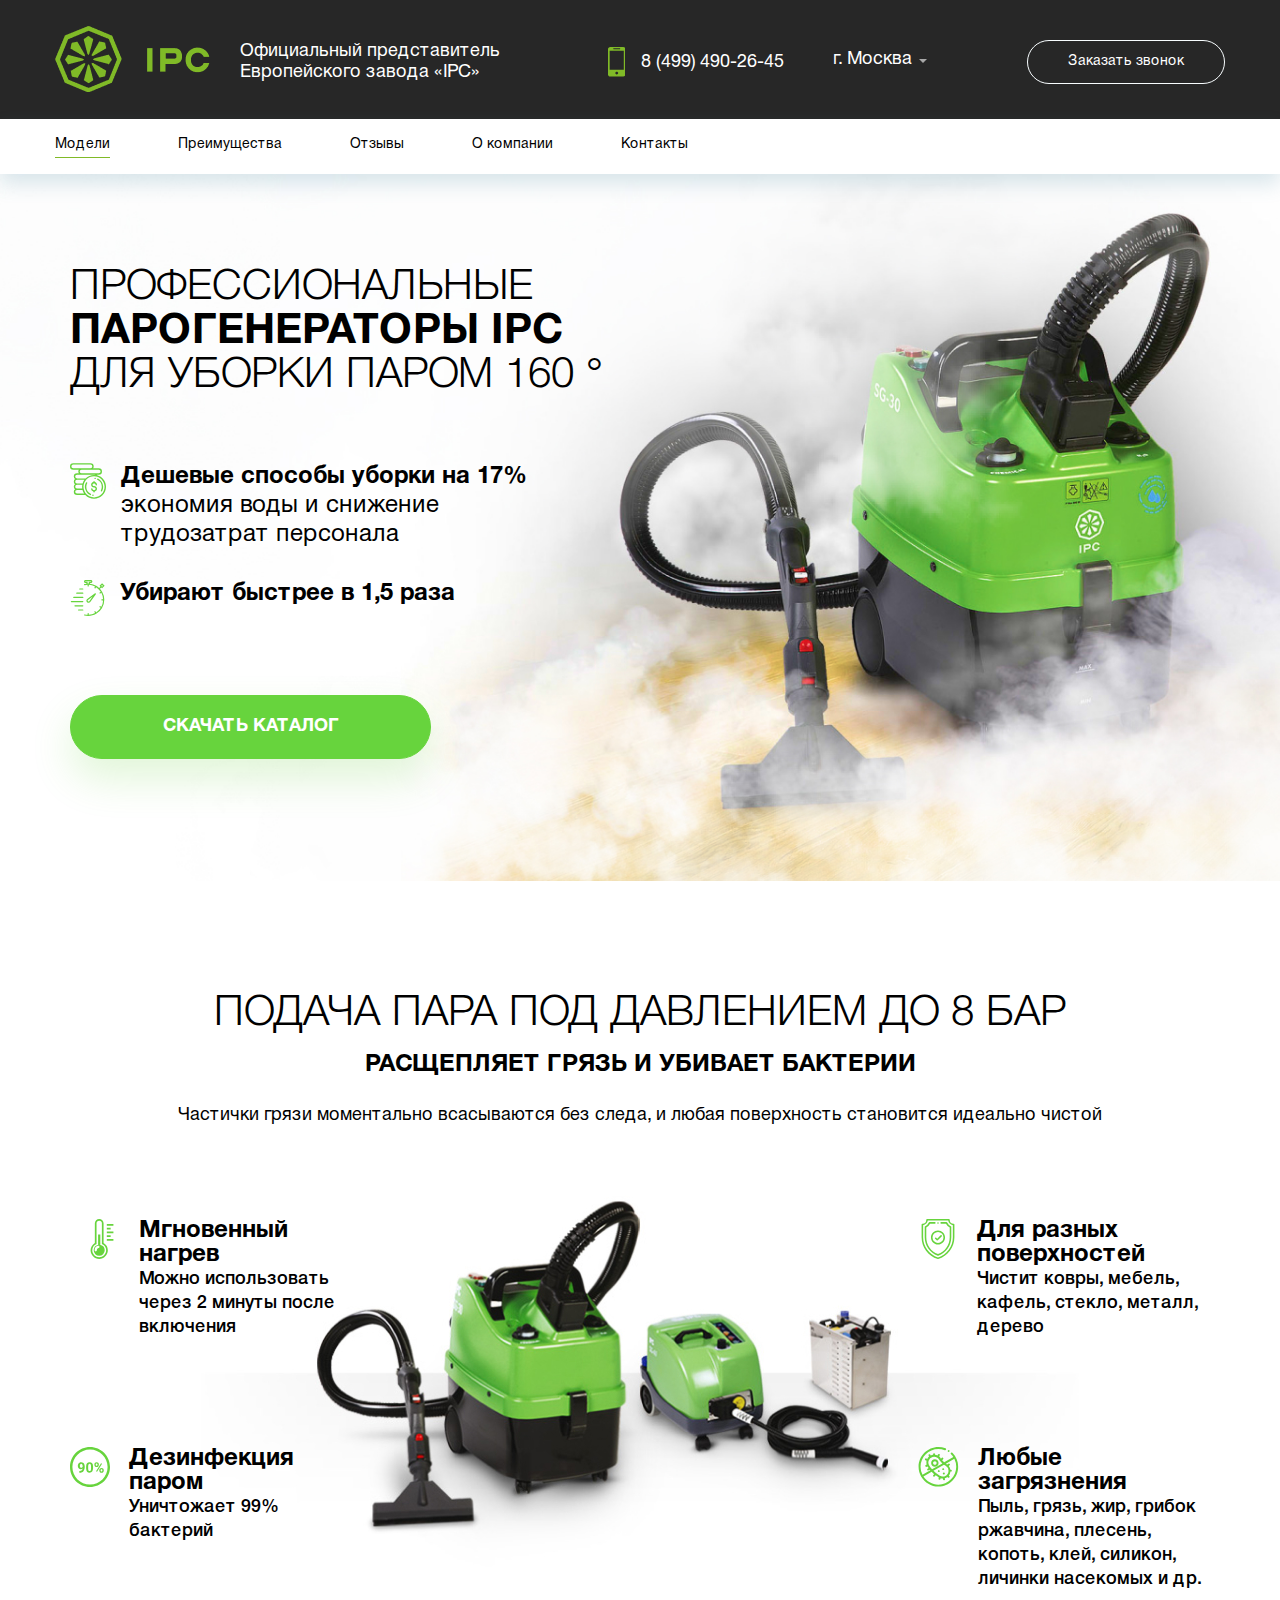
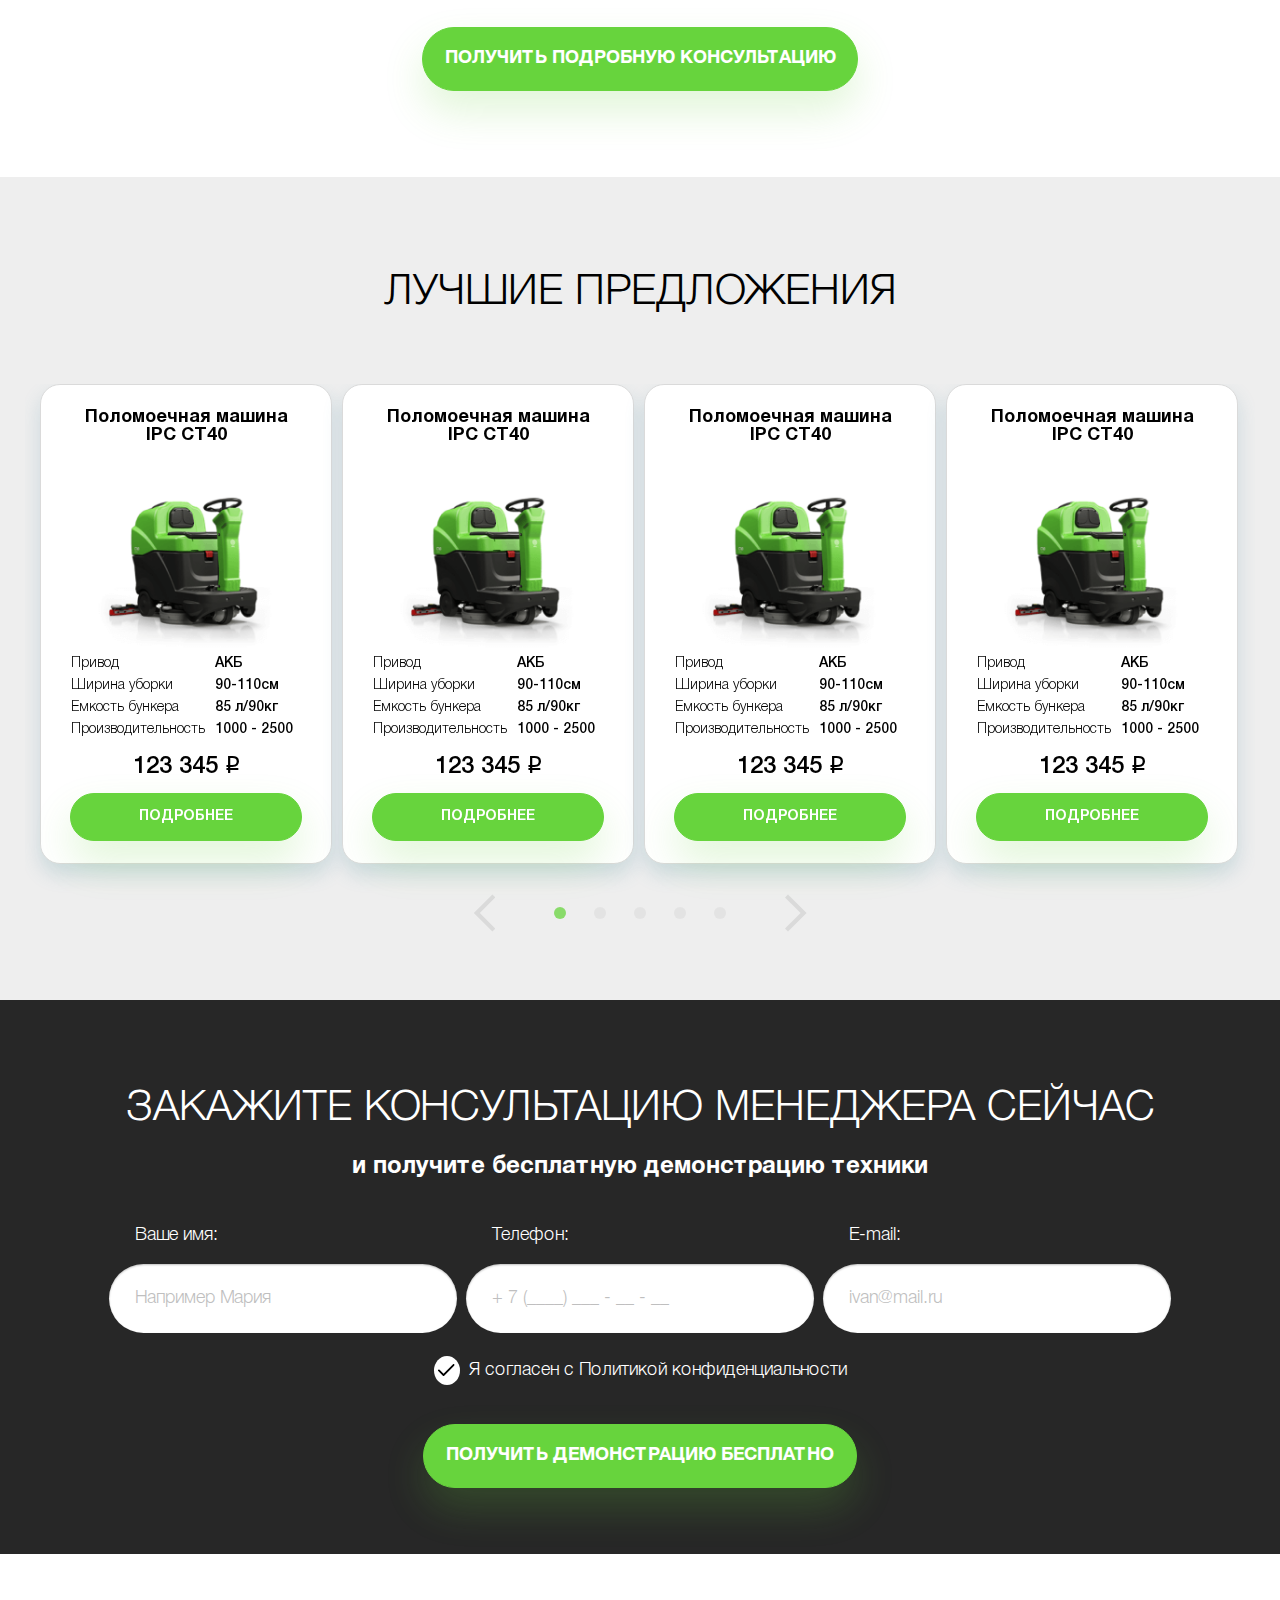
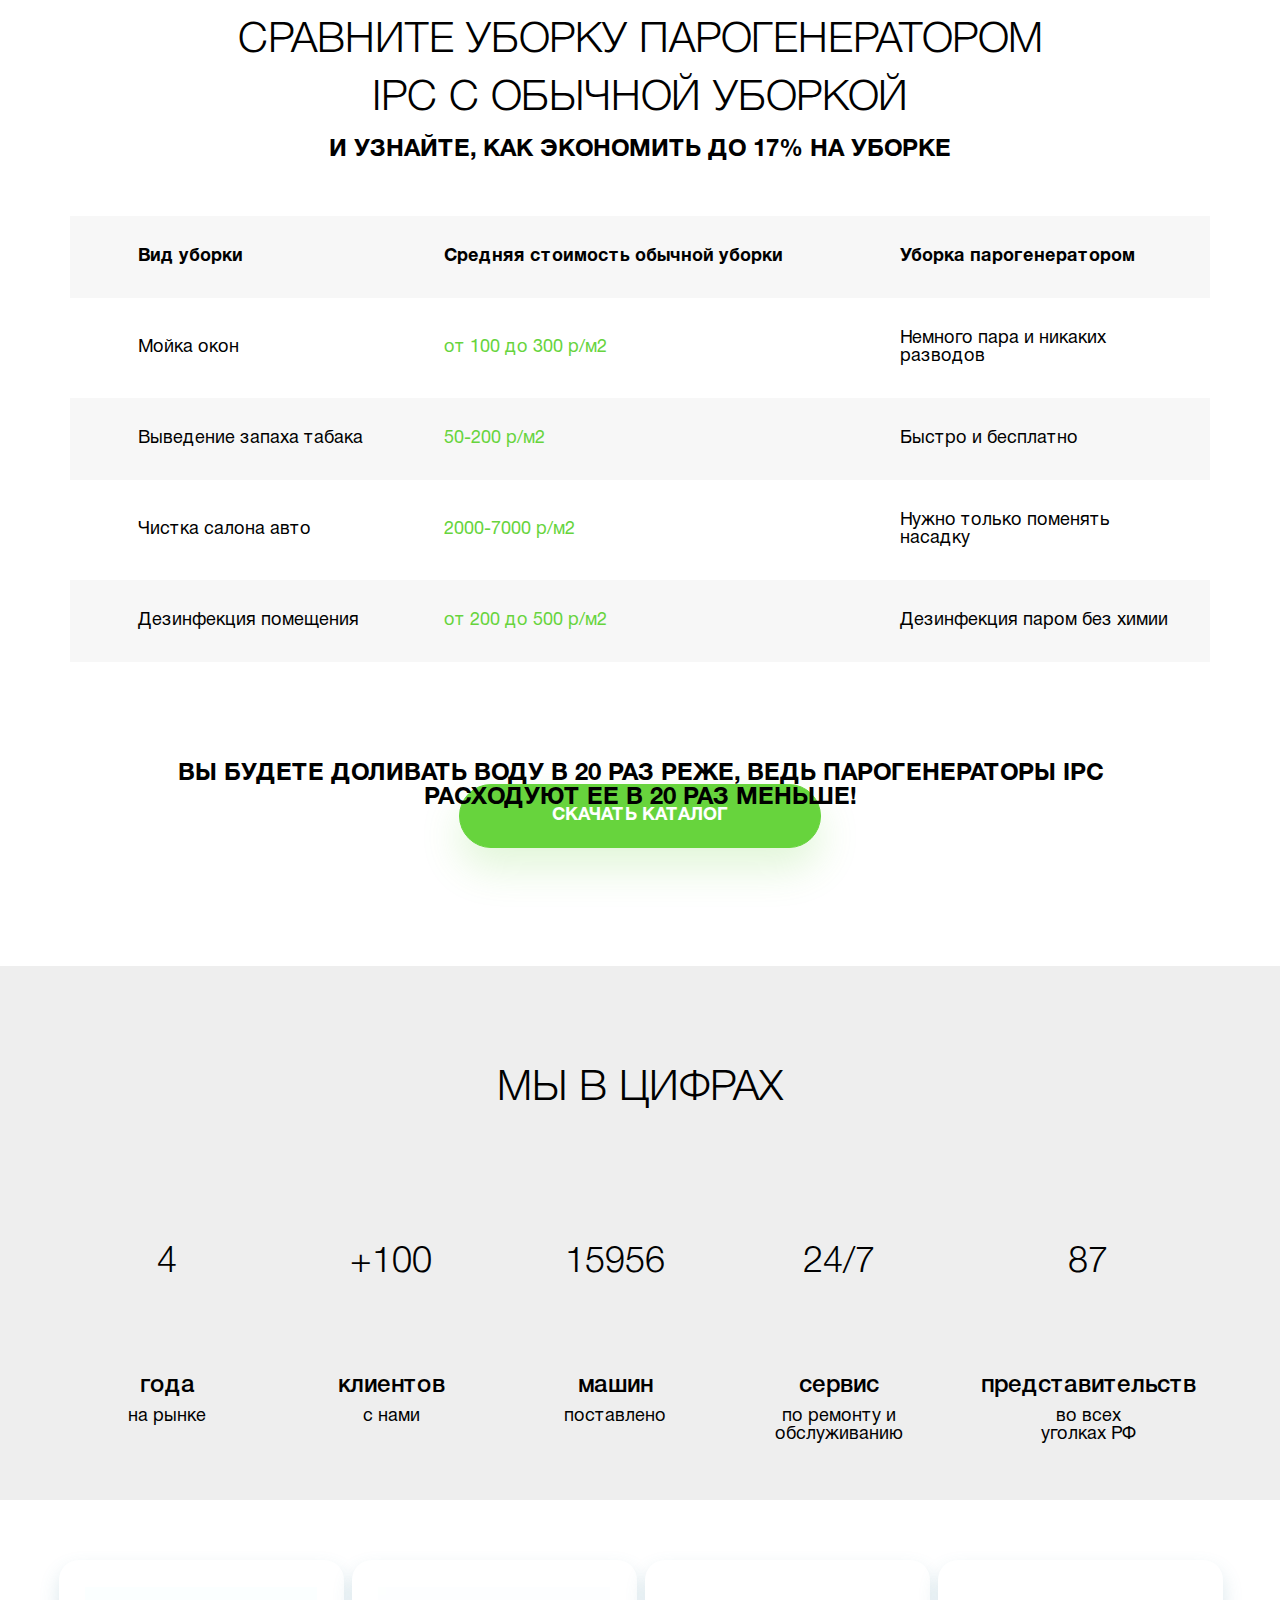
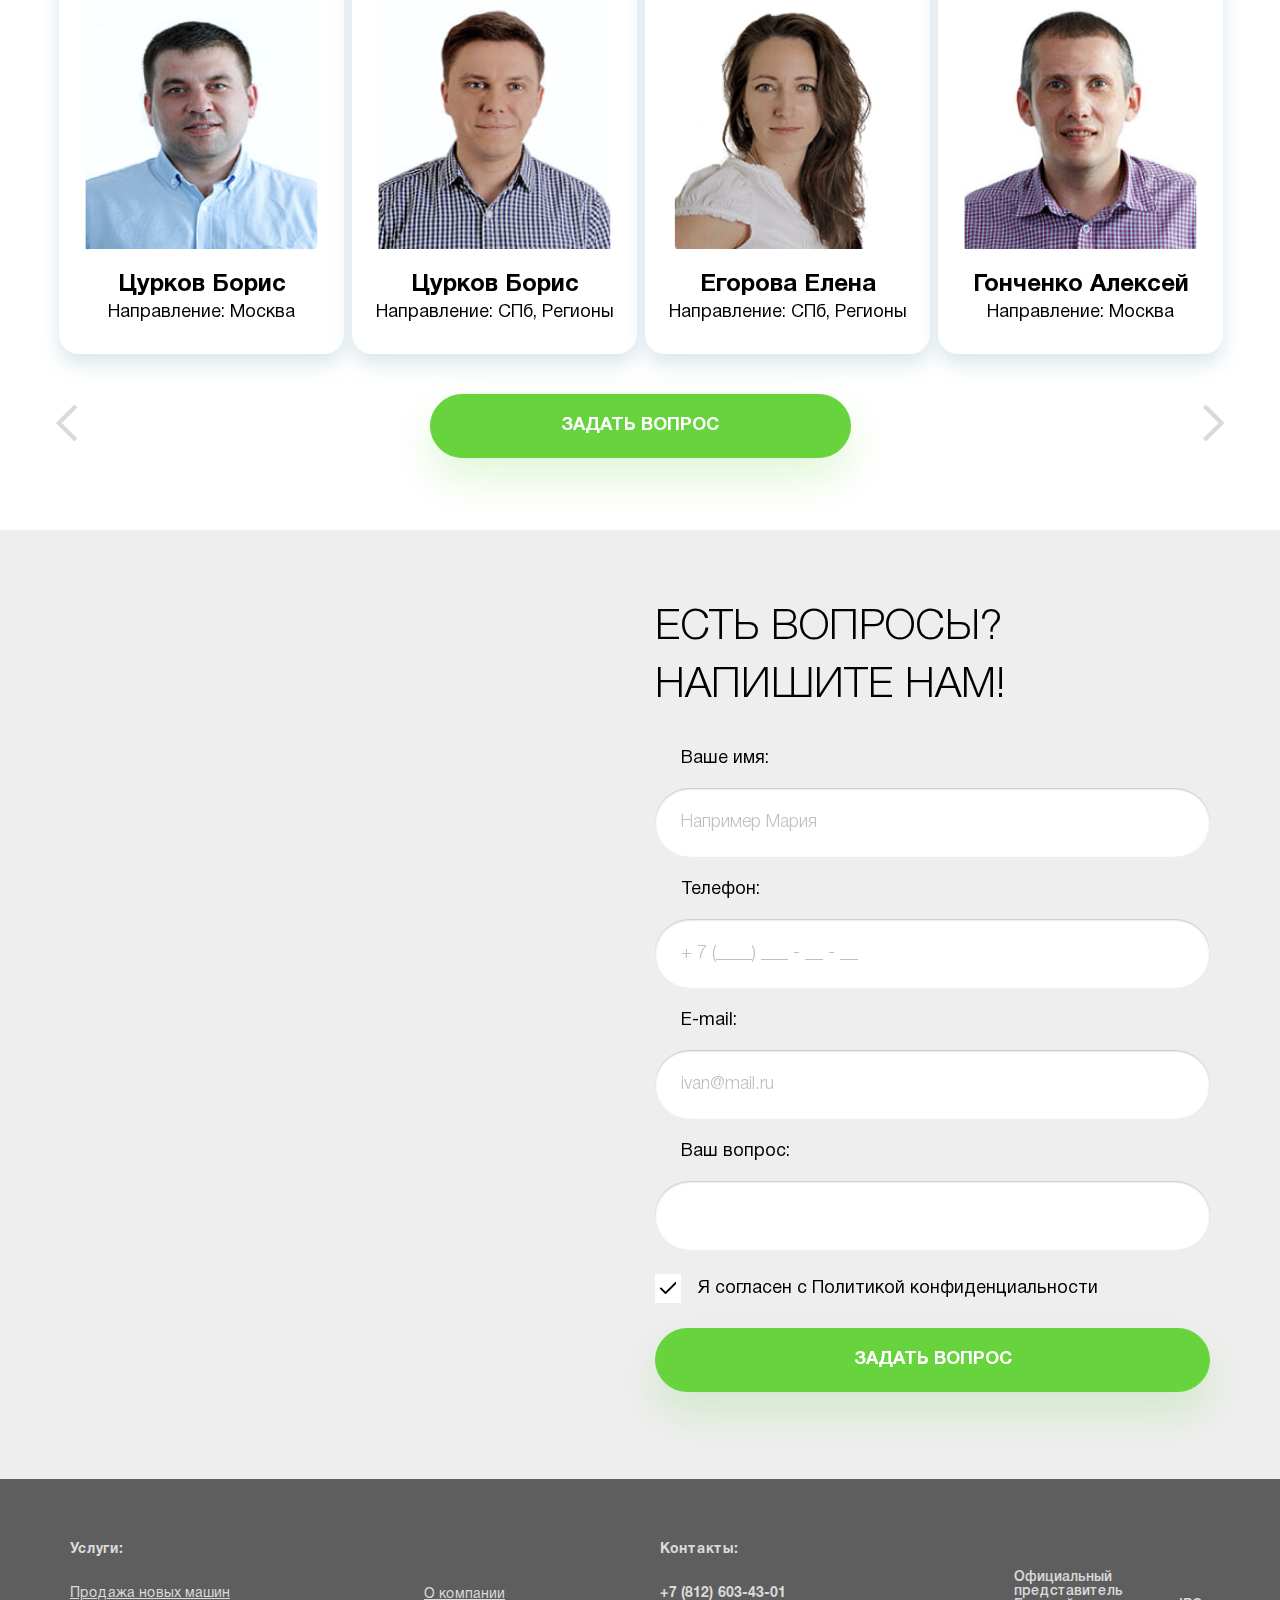
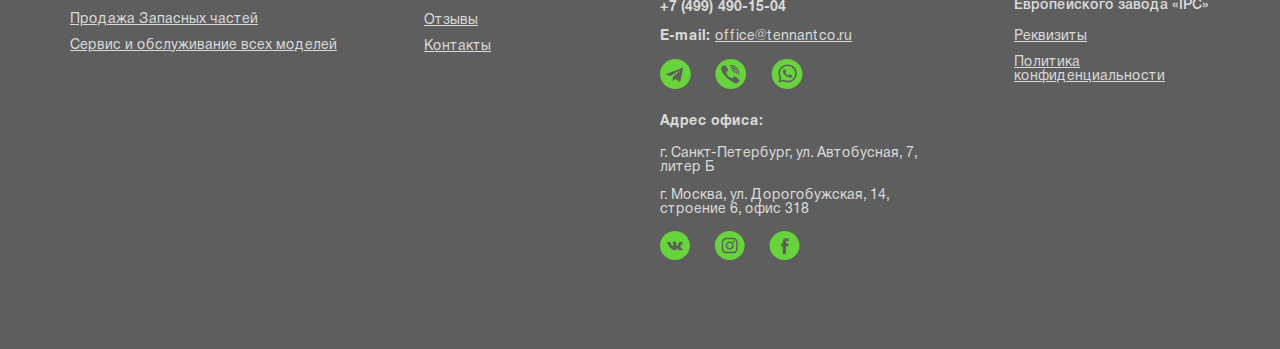
<file: steam-cleaner.html>
<!DOCTYPE html>
<html lang="ru">
  <head>
    <meta charset="utf-8">
    <title>Пароочистители</title>
    <meta name="description" content="">
    <link rel="shortcut icon" href="img/favicon/favicon.ico" type="image/x-icon">
    <link rel="apple-touch-icon" href="img/favicon/apple-touch-icon.png">
    <link rel="apple-touch-icon" sizes="72x72" href="img/favicon/apple-touch-icon-72x72.png">
    <link rel="apple-touch-icon" sizes="114x114" href="img/favicon/apple-touch-icon-114x114.png">
    <meta http-equiv="X-UA-Compatible" content="IE=edge">
    <meta name="viewport" content="width=device-width, initial-scale=1, maximum-scale=1">
    <link rel="stylesheet" href="css/main.css">
  </head>
  <body>
    <header class="header">
      <div class="header-top">
        <div class="wrapper">
          <div class="header-left">
            <div class="header-logo"><a href="#"><img alt="alt" data-src="img/logo.png"></a>
              <p>Официальный представитель Европейского завода «IPC»</p>
            </div>
          </div>
          <ul class="header-menu">
            <li class="active"><a href="#">Модели</a></li>
            <li><a href="#">Преимущества</a></li>
            <li><a href="#">Отзывы</a></li>
            <li><a href="#">О компании</a></li>
            <li><a href="#">Контакты</a></li>
          </ul>
          <div class="header-right">
            <div class="header-coordinates"><a href="tel: 84994902645" class="header-tel">
                    <svg class="icon icon-phone ">
                      <use xlink:href="img/icons-svg/symbol/sprite.svg#phone"></use>
                    </svg><span>8 (499) 490-26-45</span></a>
              <div class="header-loc">
                <select>
                  <option value="">г. Москва</option>
                  <option value="">г. Санкт-Петербург</option>
                </select>
              </div>
            </div><a href="#" class="button button-empty">Заказать звонок</a><a href="#" class="toggle-mnu"><span></span></a>
          </div>
        </div>
      </div>
      <div class="header-bottom">
        <div class="wrapper">
          <ul class="header-menu">
            <li class="active"><a href="#">Модели</a></li>
            <li><a href="#">Преимущества</a></li>
            <li><a href="#">Отзывы</a></li>
            <li><a href="#">О компании</a></li>
            <li><a href="#">Контакты</a></li>
          </ul><a href="#" class="button button-mini">Заказать звонок</a>
        </div>
      </div>
    </header>
    <section class="cleaners-top">
      <div class="wrapper">
        <div class="cleaners-top__text">
          <div class="cleaners-top__title">Профессиональные <span>парогенераторы IPC</span> для уборки паром 160 °</div>
          <div class="cleaners-top__features">
            <div class="cleaners-top__feature">
              <div class="cleaners-top__icon">
                    <svg class="icon icon-coins ">
                      <use xlink:href="img/icons-svg/symbol/sprite.svg#coins"></use>
                    </svg>
              </div>
              <p><span>Дешевые способы уборки на 17%</span> экономия воды и снижение трудозатрат персонала </p>
            </div>
            <div class="cleaners-top__feature">
              <div class="cleaners-top__icon">
                    <svg class="icon icon-stopwatch ">
                      <use xlink:href="img/icons-svg/symbol/sprite.svg#stopwatch"></use>
                    </svg>
              </div>
              <p><span>Убирают быстрее в 1,5 раза</span></p>
            </div>
          </div><a href="#" class="button">СКАЧАТЬ КАТАЛОГ</a>
        </div>
        <div class="cleaners-top__img"><img data-src="img/steam-machine.jpg" alt="alt"></div>
      </div>
    </section>
    <section class="steam-supply">
      <div class="wrapper steam-supply__top">
        <div class="title-wrapper title-wrapper--subtitled">
          <h2>Подача пара под давлением до 8 бар</h2>
          <div class="ipc-subtitle">расщепляет грязь и убивает бактерии</div>
          <p>Частички грязи моментально всасываются без следа, и любая поверхность становится идеально чистой</p>
        </div>
      </div>
      <div class="wrapper steam-supply__content">
        <div class="steam-supply__left">
          <div class="steam-supply__item">
            <div class="steam-supply__icon">
                  <svg class="icon icon-termometr ">
                    <use xlink:href="img/icons-svg/symbol/sprite.svg#termometr"></use>
                  </svg>
            </div>
            <div class="steam-supply__text">
              <div class="steam-supply__feature-name">Мгновенный 
                <div>нагрев</div>
              </div>
              <p>Можно использовать <span>через 2 минуты после включения</span></p>
            </div>
          </div>
          <div class="steam-supply__item">
            <div class="steam-supply__icon">
                  <svg class="icon icon-desinf ">
                    <use xlink:href="img/icons-svg/symbol/sprite.svg#desinf"></use>
                  </svg>
            </div>
            <div class="steam-supply__text">
              <div class="steam-supply__feature-name">Дезинфекция паром</div>
              <p>Уничтожает 99% бактерий</p>
            </div>
          </div>
        </div>
        <div class="steam-supply__img"><img data-src="img/pyle.jpg" alt="alt"></div>
        <div class="steam-supply__right">
          <div class="steam-supply__item">
            <div class="steam-supply__icon">
                  <svg class="icon icon-shield ">
                    <use xlink:href="img/icons-svg/symbol/sprite.svg#shield"></use>
                  </svg>
            </div>
            <div class="steam-supply__text">
              <div class="steam-supply__feature-name">Для разных поверхностей</div>
              <p>Чистит ковры, мебель, кафель, стекло, металл, дерево</p>
            </div>
          </div>
          <div class="steam-supply__item">
            <div class="steam-supply__icon">
                  <svg class="icon icon-bacteria ">
                    <use xlink:href="img/icons-svg/symbol/sprite.svg#bacteria"></use>
                  </svg>
            </div>
            <div class="steam-supply__text">
              <div class="steam-supply__feature-name">Любые загрязнения</div>
              <p>Пыль, грязь, жир, грибок ржавчина, плесень, копоть, клей, силикон, личинки насекомых и др.</p>
            </div>
          </div>
        </div>
      </div>
      <div class="wrapper">
        <div class="button-wrapper"><a href="#" class="button">ПОЛУЧИТЬ ПОДРОБНУЮ КОНСУЛЬТАЦИЮ</a></div>
      </div>
    </section>
    <section class="bests bests--cleaners-page sect-gray">
      <div class="wrapper">
        <div class="title-wrapper">
          <h2>Лучшие предложения</h2>
        </div>
      </div>
      <div class="wrapper cards-slider-container">
        <div class="cards-slider-wrapper">
          <div class="cards-slider"><a href="#" class="ipc-card ipc-shdw">
              <div class="ipc-card__title">Поломоечная машина IPC CT40</div>
              <div class="ipc-card__img"><img data-lazy="img/card-machine.png" alt="alt"></div>
              <table class="ipc-card__info">
                <tr>
                  <td class="ipc-card__key">Привод</td>
                  <td class="ipc-card__info__value">АКБ</td>
                </tr>
                <tr>
                  <td class="ipc-card__key">Ширина уборки</td>
                  <td class="ipc-card__info__value">90-110см</td>
                </tr>
                <tr>
                  <td class="ipc-card__key">Емкость бункера</td>
                  <td class="ipc-card__info__value">85 л/90кг</td>
                </tr>
                <tr>
                  <td class="ipc-card__key">Производительность</td>
                  <td class="ipc-card__info__value">1000 - 2500</td>
                </tr>
              </table>
              <div class="ipc-card__price">123 345 <span class="ruble">Р</span></div>
              <div class="button button-mini">подробнее</div></a><a href="#" class="ipc-card ipc-shdw">
              <div class="ipc-card__title">Поломоечная машина IPC CT40</div>
              <div class="ipc-card__img"><img data-lazy="img/card-machine.png" alt="alt"></div>
              <table class="ipc-card__info">
                <tr>
                  <td class="ipc-card__key">Привод</td>
                  <td class="ipc-card__info__value">АКБ</td>
                </tr>
                <tr>
                  <td class="ipc-card__key">Ширина уборки</td>
                  <td class="ipc-card__info__value">90-110см</td>
                </tr>
                <tr>
                  <td class="ipc-card__key">Емкость бункера</td>
                  <td class="ipc-card__info__value">85 л/90кг</td>
                </tr>
                <tr>
                  <td class="ipc-card__key">Производительность</td>
                  <td class="ipc-card__info__value">1000 - 2500</td>
                </tr>
              </table>
              <div class="ipc-card__price">123 345 <span class="ruble">Р</span></div>
              <div class="button button-mini">подробнее</div></a><a href="#" class="ipc-card ipc-shdw">
              <div class="ipc-card__title">Поломоечная машина IPC CT40</div>
              <div class="ipc-card__img"><img data-lazy="img/card-machine.png" alt="alt"></div>
              <table class="ipc-card__info">
                <tr>
                  <td class="ipc-card__key">Привод</td>
                  <td class="ipc-card__info__value">АКБ</td>
                </tr>
                <tr>
                  <td class="ipc-card__key">Ширина уборки</td>
                  <td class="ipc-card__info__value">90-110см</td>
                </tr>
                <tr>
                  <td class="ipc-card__key">Емкость бункера</td>
                  <td class="ipc-card__info__value">85 л/90кг</td>
                </tr>
                <tr>
                  <td class="ipc-card__key">Производительность</td>
                  <td class="ipc-card__info__value">1000 - 2500</td>
                </tr>
              </table>
              <div class="ipc-card__price">123 345 <span class="ruble">Р</span></div>
              <div class="button button-mini">подробнее</div></a><a href="#" class="ipc-card ipc-shdw">
              <div class="ipc-card__title">Поломоечная машина IPC CT40</div>
              <div class="ipc-card__img"><img data-lazy="img/card-machine.png" alt="alt"></div>
              <table class="ipc-card__info">
                <tr>
                  <td class="ipc-card__key">Привод</td>
                  <td class="ipc-card__info__value">АКБ</td>
                </tr>
                <tr>
                  <td class="ipc-card__key">Ширина уборки</td>
                  <td class="ipc-card__info__value">90-110см</td>
                </tr>
                <tr>
                  <td class="ipc-card__key">Емкость бункера</td>
                  <td class="ipc-card__info__value">85 л/90кг</td>
                </tr>
                <tr>
                  <td class="ipc-card__key">Производительность</td>
                  <td class="ipc-card__info__value">1000 - 2500</td>
                </tr>
              </table>
              <div class="ipc-card__price">123 345 <span class="ruble">Р</span></div>
              <div class="button button-mini">подробнее</div></a><a href="#" class="ipc-card ipc-shdw">
              <div class="ipc-card__title">Поломоечная машина IPC CT40</div>
              <div class="ipc-card__img"><img data-lazy="img/card-machine.png" alt="alt"></div>
              <table class="ipc-card__info">
                <tr>
                  <td class="ipc-card__key">Привод</td>
                  <td class="ipc-card__info__value">АКБ</td>
                </tr>
                <tr>
                  <td class="ipc-card__key">Ширина уборки</td>
                  <td class="ipc-card__info__value">90-110см</td>
                </tr>
                <tr>
                  <td class="ipc-card__key">Емкость бункера</td>
                  <td class="ipc-card__info__value">85 л/90кг</td>
                </tr>
                <tr>
                  <td class="ipc-card__key">Производительность</td>
                  <td class="ipc-card__info__value">1000 - 2500</td>
                </tr>
              </table>
              <div class="ipc-card__price">123 345 <span class="ruble">Р</span></div>
              <div class="button button-mini">подробнее</div></a>
          </div>
          <div class="slider-handlers-container">
            <div class="slider-handlers">
              <div class="slider-handlers__prev">
                    <svg class="icon icon-chevron-left ">
                      <use xlink:href="img/icons-svg/symbol/sprite.svg#chevron-left"></use>
                    </svg>
              </div>
              <div class="slider-handlers__dots"></div>
              <div class="slider-handlers__next">
                    <svg class="icon icon-chevron-right ">
                      <use xlink:href="img/icons-svg/symbol/sprite.svg#chevron-right"></use>
                    </svg>
              </div>
            </div>
          </div>
        </div>
      </div>
    </section>
    <section class="consultation consultation--no-img sect-dark">
      <div class="wrapper">
        <div class="title-wrapper">
          <h2>Закажите консультацию менеджера сейчас
            <div class="ipc-subtitle">и получите бесплатную демонстрацию техники</div>
          </h2>
        </div>
      </div>
      <div class="wrapper consultation-content">
        <form action="#" class="ipc-form">
          <label><span class="ipc-label-name">Ваше имя:</span>
            <input type="text" name="" placeholder="Например Мария">
          </label>
          <label><span class="ipc-label-name">Телефон:</span>
            <input type="text" name="" placeholder="+ 7 (____) ___ - __ - __ ">
          </label>
          <label><span class="ipc-label-name">E-mail:</span>
            <input type="text" name="" placeholder="ivan@mail.ru">
          </label>
          <div class="ipc-form__bottom">
            <label class="icp-custom-check">
              <input type="checkbox" name="" checked><span class="ipc-custom-box">
                    <svg class="icon icon-custom-check ">
                      <use xlink:href="img/icons-svg/symbol/sprite.svg#custom-check"></use>
                    </svg></span><span>Я согласен с <a href="#">Политикой конфиденциальности</a></span>
            </label>
          </div>
        </form>
        <div class="button-wrapper"><a href="#" class="button button-on-black">получить ДЕМОНСТРАЦИЮ бесплатно</a></div>
      </div>
    </section>
    <section class="cleaners-compare">
      <div class="wrapper cleaners-compare__top">
        <div class="title-wrapper title-wrapper--subtitled">
          <h2>Сравните уборку парогенератором 
            <div>IPC с обычной уборкой</div>
          </h2>
          <div class="ipc-subtitle">и узнайте, как экономить до 17% на уборке</div>
        </div>
        <div class="cleaners-compare__table">
          <table>
            <thead>
              <tr>
                <th>Вид уборки</th>
                <th>Средняя стоимость обычной уборки</th>
                <th>Уборка парогенератором</th>
              </tr>
            </thead>
            <tbody>
              <tr>
                <td>Мойка окон</td>
                <td class="cleaner-compare__price">от 100 до 300 р/м2</td>
                <td>Немного пара и никаких разводов</td>
              </tr>
              <tr>
                <td>Выведение запаха табака</td>
                <td class="cleaner-compare__price">50-200 р/м2</td>
                <td>Быстро и бесплатно</td>
              </tr>
              <tr>
                <td>Чистка салона авто</td>
                <td class="cleaner-compare__price">2000-7000 р/м2</td>
                <td>Нужно только поменять насадку</td>
              </tr>
              <tr>
                <td>Дезинфекция помещения</td>
                <td class="cleaner-compare__price">от 200 до 500 р/м2</td>
                <td>Дезинфекция паром без химии</td>
              </tr>
            </tbody>
          </table>
        </div>
      </div>
      <div class="wrapper cleaners-compare__add-water">
        <div class="title-wrapper">
          <div class="ipc-subtitle">Вы будете доливать воду в 20 раз реже, ведь парогенераторы IPC 
            <div>расходуют ее в 20 раз меньше!</div>
          </div>
        </div>
        <div class="cleaners-compare__img"><img data-src="img/group.jpg" alt="alt"></div>
        <div class="button-wrapper"><a href="#" class="button">СKАЧАТЬ КАТАЛОГ</a></div>
      </div>
    </section>
    <section class="in-digits sect-gray">
      <div class="wrapper">
        <div class="title-wrapper">
          <h2>мы в цифрах</h2>
        </div>
      </div>
      <div class="wrapper in-digits__items">
        <div class="in-digits__item">
          <div data-src="img/ellipses/ellipse-1.png" class="in-digits__icon"><span>4</span></div>
          <div class="in-digits__caption">
            <div class="in-digits__bold">года</div>
            <div class="in-digits__light">на рынке</div>
          </div>
        </div>
        <div class="in-digits__item">
          <div data-src="img/ellipses/ellipse-2.png" class="in-digits__icon"><span>+100</span></div>
          <div class="in-digits__caption">
            <div class="in-digits__bold">клиентов</div>
            <div class="in-digits__light">с нами</div>
          </div>
        </div>
        <div class="in-digits__item">
          <div data-src="img/ellipses/ellipse-3.png" class="in-digits__icon"><span>15956</span></div>
          <div class="in-digits__caption">
            <div class="in-digits__bold">машин</div>
            <div class="in-digits__light">поставлено</div>
          </div>
        </div>
        <div class="in-digits__item">
          <div data-src="img/ellipses/ellipse-4.png" class="in-digits__icon"><span>24/7</span></div>
          <div class="in-digits__caption">
            <div class="in-digits__bold">сервис </div>
            <div class="in-digits__light">по ремонту и 
              <div>обслуживанию</div>
            </div>
          </div>
        </div>
        <div class="in-digits__item">
          <div data-src="img/ellipses/ellipse-5.png" class="in-digits__icon"><span>87</span></div>
          <div class="in-digits__caption">
            <div class="in-digits__bold">представительств</div>
            <div class="in-digits__light">во всех 
              <div>уголках РФ</div>
            </div>
          </div>
        </div>
      </div>
    </section>
    <section class="managers">
      <div class="wrapper managers-top">
        <div class="managers-slider">
          <div class="managers-slide"><img data-lazy="img/managers/tsurkov.jpg" alt="alt">
            <div class="managers-slide__name">Цурков Борис</div>
            <div class="managers-slide__direction">Направление: Москва</div>
          </div>
          <div class="managers-slide"><img data-lazy="img/managers/ejov.jpg" alt="alt">
            <div class="managers-slide__name">Цурков Борис</div>
            <div class="managers-slide__direction">Направление: СПб, Регионы</div>
          </div>
          <div class="managers-slide"><img data-lazy="img/managers/egorova.jpg" alt="alt">
            <div class="managers-slide__name">Егорова Елена</div>
            <div class="managers-slide__direction">Направление: СПб, Регионы</div>
          </div>
          <div class="managers-slide"><img data-lazy="img/managers/gonchenko.jpg" alt="alt">
            <div class="managers-slide__name">Гонченко Алексей</div>
            <div class="managers-slide__direction">Направление: Москва</div>
          </div>
          <div class="managers-slide"><img data-lazy="img/managers/tsurkov.jpg" alt="alt">
            <div class="managers-slide__name">Цурков Борис</div>
            <div class="managers-slide__direction">Направление: Москва</div>
          </div>
          <div class="managers-slide"><img data-lazy="img/managers/ejov.jpg" alt="alt">
            <div class="managers-slide__name">Цурков Борис</div>
            <div class="managers-slide__direction">Направление: СПб, Регионы</div>
          </div>
          <div class="managers-slide"><img data-lazy="img/managers/egorova.jpg" alt="alt">
            <div class="managers-slide__name">Егорова Елена</div>
            <div class="managers-slide__direction">Направление: СПб, Регионы</div>
          </div>
          <div class="managers-slide"><img data-lazy="img/managers/gonchenko.jpg" alt="alt">
            <div class="managers-slide__name">Гонченко Алексей</div>
            <div class="managers-slide__direction">Направление: Москва</div>
          </div>
        </div>
      </div>
      <div class="wrapper managers-bottom">
        <div class="slider-handlers__prev">
              <svg class="icon icon-chevron-left ">
                <use xlink:href="img/icons-svg/symbol/sprite.svg#chevron-left"></use>
              </svg>
        </div><a href="#" class="button">задать вопрос</a>
        <div class="slider-handlers__next">
              <svg class="icon icon-chevron-right ">
                <use xlink:href="img/icons-svg/symbol/sprite.svg#chevron-right"></use>
              </svg>
        </div>
      </div>
    </section>
    <section class="questions sect-gray">
      <div class="wrapper">
        <div class="questions-pic"><img data-src="img/manager-lg.png" alt="alt"></div>
        <div class="questions-form">
          <h2>есть вопросы?
            <div>напишите нам!</div>
          </h2>
          <form action="#" class="ipc-form">
            <label><span class="ipc-label-name">Ваше имя:</span>
              <input type="text" name="" placeholder="Например Мария">
            </label>
            <label><span class="ipc-label-name">Телефон:</span>
              <input type="text" name="" placeholder="+ 7 (____) ___ - __ - __ ">
            </label>
            <label><span class="ipc-label-name">E-mail:</span>
              <input type="text" name="" placeholder="ivan@mail.ru">
            </label>
            <label><span class="ipc-label-name">Ваш вопрос:</span>
              <input type="text" name="">
            </label>
            <label class="icp-custom-check">
              <input type="checkbox" name="" checked><span class="ipc-custom-box">
                    <svg class="icon icon-custom-check ">
                      <use xlink:href="img/icons-svg/symbol/sprite.svg#custom-check"></use>
                    </svg></span><span>Я согласен с <a href="#">Политикой конфиденциальности</a></span>
            </label>
            <button type="submit" class="button button-wide">ЗАДАТЬ ВОПРОС</button>
          </form>
        </div>
      </div>
    </section>
    <footer>
      <div class="wrapper">
        <div class="footer-column">
          <div class="footer-title">Услуги:</div>
          <ul class="footer-menu">
            <li><a href="#">Продажа новых машин</a></li>
            <li><a href="#">Продажа Запасных частей</a></li>
            <li><a href="#">Сервис и обслуживание всех моделей</a></li>
          </ul>
        </div>
        <div class="footer-column footer-column--without">
          <ul class="footer-menu">
            <li><a href="#">О компании</a></li>
            <li><a href="#">Отзывы</a></li>
            <li><a href="#">Контакты</a></li>
          </ul>
        </div>
        <div class="footer-column footer-column--contacts">
          <div class="footer-title">Контакты:</div>
          <div class="footer-phones"><a href="tel:+7(812)6034301">+7 (812) 603-43-01</a><a href="tel:+7(499)4901504">+7 (499) 490-15-04</a></div>
          <div class="footer-email"><span>E-mail:</span><a href="mailto:office@tennantco.ru">office@tennantco.ru</a></div>
          <div class="footer-socials"><a href="#" class="ipc-soc-icon">
                  <svg class="icon icon-telgr ">
                    <use xlink:href="img/icons-svg/symbol/sprite.svg#telgr"></use>
                  </svg></a><a href="#" class="ipc-soc-icon">
                  <svg class="icon icon-viber ">
                    <use xlink:href="img/icons-svg/symbol/sprite.svg#viber"></use>
                  </svg></a><a href="#" class="ipc-soc-icon">
                  <svg class="icon icon-whatsApp ">
                    <use xlink:href="img/icons-svg/symbol/sprite.svg#whatsApp"></use>
                  </svg></a></div>
          <address>
            <div class="footer-title">Адрес офиса:</div>
            <p>г. Санкт-Петербург, ул. Автобусная, 7, литер Б</p>
            <p>г. Москва, ул. Дорогобужская, 14, строение 6, офис 318</p>
          </address>
          <div class="footer-socials"><a href="#" class="ipc-soc-icon">
                  <svg class="icon icon-vk ">
                    <use xlink:href="img/icons-svg/symbol/sprite.svg#vk"></use>
                  </svg></a><a href="#" class="ipc-soc-icon">
                  <svg class="icon icon-inst ">
                    <use xlink:href="img/icons-svg/symbol/sprite.svg#inst"></use>
                  </svg></a><a href="#" class="ipc-soc-icon">
                  <svg class="icon icon-fb ">
                    <use xlink:href="img/icons-svg/symbol/sprite.svg#fb"></use>
                  </svg></a></div>
        </div>
        <div class="footer-column footer-column--logo"><a href="#" class="footer-logo"><img data-src="img/logo-footer.png" alt="alt"></a>
          <p>Официальный представитель Европейского завода «IPC»</p>
          <ul class="footer-menu">
            <li><a href="#">Реквизиты</a></li>
            <li><a href="#">Политика <span>конфиденциальности</span></a></li>
          </ul>
        </div>
      </div>
    </footer>
    <script src="js/libs.min.js"></script>
    <script src="js/common.js"></script>
  </body>
</html>
</file>
<file: css/main.css>
@charset "UTF-8";
@font-face {
  font-family: "HelveticaNeueCyr-Roman";
  font-style: normal;
  font-weight: normal;
  src: url("../fonts/HelveticaNeueCyrRoman/HelveticaNeueCyr-Roman.eot?#iefix") format("embedded-opentype"), url("../fonts/HelveticaNeueCyrRoman/HelveticaNeueCyr-Roman.woff") format("woff"), url("../fonts/HelveticaNeueCyrRoman/HelveticaNeueCyr-Roman.ttf") format("truetype"); }

@font-face {
  font-family: "HelveticaNeueCyr-Medium";
  font-style: normal;
  font-weight: normal;
  src: url("../fonts/HelveticaNeueCyrMedium/HelveticaNeueCyr-Medium.eot?#iefix") format("embedded-opentype"), url("../fonts/HelveticaNeueCyrMedium/HelveticaNeueCyr-Medium.woff") format("woff"), url("../fonts/HelveticaNeueCyrMedium/HelveticaNeueCyr-Medium.ttf") format("truetype"); }

@font-face {
  font-family: "HelveticaNeueCyr-Light";
  font-style: normal;
  font-weight: normal;
  src: url("../fonts/HelveticaNeueCyrLight/HelveticaNeueCyr-Light.eot?#iefix") format("embedded-opentype"), url("../fonts/HelveticaNeueCyrLight/HelveticaNeueCyr-Light.woff") format("woff"), url("../fonts/HelveticaNeueCyrLight/HelveticaNeueCyr-Light.ttf") format("truetype"); }

@font-face {
  font-family: "HelveticaNeueCyr-Bold";
  font-style: normal;
  font-weight: normal;
  src: url("../fonts/HelveticaNeueCyrBold/HelveticaNeueCyr-Bold.eot?#iefix") format("embedded-opentype"), url("../fonts/HelveticaNeueCyrBold/HelveticaNeueCyr-Bold.woff") format("woff"), url("../fonts/HelveticaNeueCyrBold/HelveticaNeueCyr-Bold.ttf") format("truetype"); }

@font-face {
  font-family: "ALSRubl-Verdana";
  font-style: normal;
  font-weight: normal;
  src: url("../fonts/b-rub_verdana/alsrubl-verdana-regular.eot?#iefix") format("embedded-opentype"), url("../fonts/b-rub_verdana/alsrubl-verdana-regular.woff") format("woff"), url("../fonts/b-rub_verdana/alsrubl-verdana-regular.ttf") format("truetype"); }

/* Slider */
.slick-slider {
  position: relative;
  display: block;
  -webkit-box-sizing: border-box;
          box-sizing: border-box;
  -webkit-user-select: none;
  -moz-user-select: none;
  -ms-user-select: none;
  user-select: none;
  -webkit-touch-callout: none;
  -khtml-user-select: none;
  -ms-touch-action: pan-y;
  touch-action: pan-y;
  -webkit-tap-highlight-color: transparent; }

.slick-list {
  position: relative;
  display: block;
  overflow: hidden;
  margin: 0;
  padding: 0; }

.slick-list:focus {
  outline: none; }

.slick-list.dragging {
  cursor: pointer;
  cursor: hand; }

.slick-slider .slick-track,
.slick-slider .slick-list {
  -webkit-transform: translate3d(0, 0, 0);
  -ms-transform: translate3d(0, 0, 0);
  transform: translate3d(0, 0, 0); }

.slick-track {
  position: relative;
  top: 0;
  left: 0;
  display: block;
  margin-left: auto;
  margin-right: auto; }

.slick-track:before,
.slick-track:after {
  display: table;
  content: ''; }

.slick-track:after {
  clear: both; }

.slick-loading .slick-track {
  visibility: hidden; }

.slick-slide {
  display: none;
  float: left;
  height: 100%;
  min-height: 1px; }

[dir='rtl'] .slick-slide {
  float: right; }

.slick-slide img {
  display: block; }

.slick-slide.slick-loading img {
  display: none; }

.slick-slide.dragging img {
  pointer-events: none; }

.slick-initialized .slick-slide {
  display: block; }

.slick-loading .slick-slide {
  visibility: hidden; }

.slick-vertical .slick-slide {
  display: block;
  height: auto;
  border: 1px solid transparent; }

.slick-arrow.slick-hidden {
  display: none; }

/* Slider */
.slick-loading .slick-list {
  background: #fff url("../img/slick/ajax-loader.gif") center center no-repeat; }

/* Icons */
@font-face {
  font-family: 'slick';
  font-weight: normal;
  font-style: normal;
  src: url("../fonts/slick/slick.eot");
  src: url("../fonts/slick/slick.eot?#iefix") format("embedded-opentype"), url("../fonts/slick/slick.woff") format("woff"), url("../fonts/slick/slick.ttf") format("truetype"), url("../fonts/slick/slick.svg#slick") format("svg"); }

/* Arrows */
.slick-prev,
.slick-next {
  font-size: 0;
  line-height: 0;
  position: absolute;
  top: 50%;
  display: block;
  width: 20px;
  height: 20px;
  padding: 0;
  -webkit-transform: translate(0, -50%);
  -ms-transform: translate(0, -50%);
  transform: translate(0, -50%);
  cursor: pointer;
  color: transparent;
  border: none;
  outline: none;
  background: transparent; }

.slick-prev:hover,
.slick-prev:focus,
.slick-next:hover,
.slick-next:focus {
  color: transparent;
  outline: none;
  background: transparent; }

.slick-prev:hover:before,
.slick-prev:focus:before,
.slick-next:hover:before,
.slick-next:focus:before {
  opacity: 1; }

.slick-prev.slick-disabled:before,
.slick-next.slick-disabled:before {
  opacity: .25; }

.slick-prev:before,
.slick-next:before {
  font-family: 'slick';
  font-size: 20px;
  line-height: 1;
  opacity: .75;
  color: white;
  -webkit-font-smoothing: antialiased;
  -moz-osx-font-smoothing: grayscale; }

.slick-prev {
  left: -25px; }

[dir='rtl'] .slick-prev {
  right: -25px;
  left: auto; }

.slick-prev:before {
  content: '←'; }

[dir='rtl'] .slick-prev:before {
  content: '→'; }

.slick-next {
  right: -25px; }

[dir='rtl'] .slick-next {
  right: auto;
  left: -25px; }

.slick-next:before {
  content: '→'; }

[dir='rtl'] .slick-next:before {
  content: '←'; }

/* Dots */
.slick-dotted.slick-slider {
  margin-bottom: 30px; }

.slick-dots {
  position: absolute;
  bottom: -25px;
  display: block;
  width: 100%;
  padding: 0;
  margin: 0;
  list-style: none;
  text-align: center; }

.slick-dots li {
  position: relative;
  display: inline-block;
  width: 20px;
  height: 20px;
  margin: 0 5px;
  padding: 0;
  cursor: pointer; }

.slick-dots li button {
  font-size: 0;
  line-height: 0;
  display: block;
  width: 20px;
  height: 20px;
  padding: 5px;
  cursor: pointer;
  color: transparent;
  border: 0;
  outline: none;
  background: transparent; }

.slick-dots li button:hover,
.slick-dots li button:focus {
  outline: none; }

.slick-dots li button:hover:before,
.slick-dots li button:focus:before {
  opacity: 1; }

.slick-dots li button:before {
  font-family: 'slick';
  font-size: 6px;
  line-height: 20px;
  position: absolute;
  top: 0;
  left: 0;
  width: 20px;
  height: 20px;
  content: '•';
  text-align: center;
  opacity: .25;
  color: black;
  -webkit-font-smoothing: antialiased;
  -moz-osx-font-smoothing: grayscale; }

.slick-dots li.slick-active button:before {
  opacity: .75;
  color: black; }

.dropdown {
  position: relative;
  display: inline-block;
  vertical-align: bottom;
  line-height: 1.5; }

.dropdown a {
  text-decoration: none; }

.dropdown-toggle {
  background: #fff;
  display: inline-block;
  text-decoration: none;
  position: relative;
  font-size: 15px;
  padding: 8.75px 20px;
  margin: 0;
  -webkit-box-shadow: 0 1px 2px rgba(0, 0, 0, 0.2);
          box-shadow: 0 1px 2px rgba(0, 0, 0, 0.2); }

.dropdown-toggle .dropdown-icon {
  height: 2px;
  width: 8px;
  opacity: .6;
  position: relative;
  display: inline-block;
  vertical-align: middle;
  margin-left: 20px; }

.dropdown-toggle .dropdown-icon:after {
  content: '';
  position: absolute;
  top: 0;
  left: 0;
  border-left: 4px solid transparent;
  border-right: 4px solid transparent;
  border-top: 4px solid; }

.dropdown-toggle .dropdown-text {
  display: inline-block;
  vertical-align: middle; }

.dropdown-toggle img {
  vertical-align: middle; }

.dropdown-menu-wrapper {
  background: #fff;
  overflow: hidden;
  -webkit-box-shadow: 0 1px 2px rgba(0, 0, 0, 0.2);
          box-shadow: 0 1px 2px rgba(0, 0, 0, 0.2); }

.dropdown-menu-container {
  position: relative;
  width: 300px;
  max-width: 100%; }

.dropdown-menu {
  display: none;
  position: absolute;
  top: 0;
  left: 0;
  width: inherit; }

.dropdown-menu-main, .dropdown-menu-open {
  display: block; }

.dropdown-menu-open {
  position: relative; }

.dropdown-menu-wrapper {
  position: absolute;
  z-index: 999;
  display: none;
  opacity: 0; }

.dropdown-below .dropdown-menu-wrapper {
  top: 100%;
  bottom: auto;
  margin: 3px 0 0; }

.dropdown-above .dropdown-menu-wrapper {
  bottom: 100%;
  top: auto;
  margin: 0 0 3px; }

.dropdown-mask {
  position: absolute;
  top: 0;
  left: 0;
  width: 100%;
  height: 100%;
  z-index: 100;
  display: none; }

.dropdown-animating .dropdown-mask {
  display: block; }

.dropdown-overlay {
  background: rgba(0, 0, 0, 0.5);
  position: fixed;
  opacity: 0; }

.dropdown-header {
  position: relative;
  min-height: 25px;
  padding: 12.5px 50px;
  margin: 0;
  border-bottom: 1px solid #ccc; }

.dropdown-menu-main .dropdown-header {
  display: none; }

.dropdown-title {
  font-size: 15px;
  text-align: center;
  line-height: 25px;
  padding: 0;
  margin: 0; }

.dropdown-back, .dropdown-close {
  position: absolute;
  text-decoration: none;
  top: 0;
  font-weight: 700;
  color: #aaa;
  font-size: 16px;
  width: 50px;
  height: 50px;
  line-height: 50px;
  text-align: center; }

.dropdown-back .dropdown-text, .dropdown-close .dropdown-text {
  display: none; }

.dropdown-back {
  left: 0; }

.dropdown-back .dropdown-icon:after {
  content: '';
  display: inline-block;
  width: 0;
  height: 0;
  border-top: 4px solid transparent;
  border-bottom: 4px solid transparent;
  border-right: 4px solid; }

.dropdown-menu-main .dropdown-back {
  display: none; }

.dropdown-close {
  display: none;
  right: 0; }

.dropdown-close .dropdown-icon:after {
  font-family: sans-serif;
  content: '\00d7'; }

.dropdown-item, .dropdown-list {
  list-style-type: none;
  font-size: inherit; }

.dropdown-list {
  overflow: hidden;
  text-align: left;
  overflow-y: auto;
  -webkit-overflow-scrolling: touch;
  margin: 0;
  padding: 10px 0; }

.dropdown-item {
  padding: 0;
  margin: 0 0 1px; }

.dropdown-item:last-child {
  margin-bottom: 0; }

.dropdown-label {
  text-transform: uppercase;
  font-weight: 700;
  font-size: 12px;
  color: rgba(0, 0, 0, 0.4);
  padding: 10px 20px;
  margin: 20px 0 0; }

.dropdown-label:first-child {
  margin-top: 0; }

.dropdown-divider {
  border-bottom: 1px solid #e0e0e0;
  margin: 10px 0; }

.dropdown-divider:first-child, .dropdown-divider:last-child {
  display: none; }

.dropdown-divider + .dropdown-label {
  margin-top: 10px; }

.dropdown-divider:first-child + .dropdown-label {
  margin-top: 0; }

.dropdown-link {
  display: block;
  position: relative;
  font-size: 15px;
  text-decoration: none;
  padding: 10px 20px; }

.dropdown-parent .dropdown-link:after {
  content: '';
  opacity: .6;
  position: absolute;
  right: 20px;
  top: 50%;
  margin-top: -4px;
  display: inline-block;
  vertical-align: middle;
  border-left: 4px solid;
  border-bottom: 4px solid transparent;
  border-top: 4px solid transparent; }

.dropdown-focused .dropdown-link, .dropdown-link:hover {
  background: rgba(0, 0, 0, 0.03);
  color: #0d659b; }

.dropdown-selected .dropdown-link {
  background: #1d81c0;
  color: #fff; }

@media screen and (max-width: 600px) {
  .dropdown-overlay {
    z-index: -1;
    -webkit-transition: opacity .2s linear;
    transition: opacity .2s linear; }
  .dropdown-open .dropdown-overlay, .dropdown-opening .dropdown-overlay {
    z-index: 101;
    opacity: 1;
    top: 0;
    left: 0;
    right: 0;
    bottom: 0; }
  .dropdown-menu-wrapper {
    width: auto !important;
    height: auto !important;
    position: fixed !important;
    top: 10px;
    bottom: 10px;
    left: 10px;
    right: 10px;
    margin: 0;
    border: 0; }
  .dropdown-above .dropdown-menu-wrapper, .dropdown-below .dropdown-menu-wrapper {
    top: 10px;
    bottom: 10px;
    margin: 0; }
  .dropdown-menu-container {
    width: 100%; }
  .dropdown-close, .dropdown-menu-main .dropdown-header {
    display: block; } }

@media all and (min-width: 601px) {
  .dropdown-overlay {
    display: none !important; } }

.icon {
  display: inline-block;
  width: 1em;
  height: 1em;
  fill: currentColor; }

.icon-bacteria {
  font-size: 5.1rem;
  width: 1.01961em; }

.icon-calendar {
  font-size: 5.8rem;
  width: 1em; }

.icon-calendar-mini {
  font-size: 1.6rem;
  width: 1em; }

.icon-checkmark {
  font-size: 1.3rem;
  width: 1.38462em; }

.icon-chevron-left {
  font-size: 4rem;
  width: 0.6em; }

.icon-chevron-right {
  font-size: 4rem;
  width: 0.575em; }

.icon-coins {
  font-size: 3.6rem;
  width: 1em; }

.icon-custom-check {
  font-size: 1.3rem;
  width: 1.38462em; }

.icon-desinf {
  font-size: 5rem;
  width: 1em; }

.icon-destination {
  font-size: 6.4rem;
  width: 1em; }

.icon-fb {
  font-size: 3.2rem;
  width: 1.03125em; }

.icon-gear {
  font-size: 4.4rem;
  width: 1.13636em; }

.icon-gears {
  font-size: 4.6rem;
  width: 1em; }

.icon-inst {
  font-size: 3.2rem;
  width: 1.03125em; }

.icon-list-mark {
  font-size: 0.9rem;
  width: 1.22222em; }

.icon-monitor {
  font-size: 4.1rem;
  width: 1.14634em; }

.icon-phone {
  font-size: 2.4rem;
  width: 0.58333em; }

.icon-ribbon {
  font-size: 6.4rem;
  width: 1em; }

.icon-robotic-arm {
  font-size: 6.4rem;
  width: 1em; }

.icon-shield {
  font-size: 5rem;
  width: 1em; }

.icon-stopwatch {
  font-size: 3.6rem;
  width: 0.97222em; }

.icon-telgr {
  font-size: 3rem;
  width: 1.03333em; }

.icon-termometr {
  font-size: 5rem;
  width: 0.6em; }

.icon-triangle-down {
  font-size: 0.6rem;
  width: 1.33333em; }

.icon-trolley {
  font-size: 6.4rem;
  width: 1em; }

.icon-viber {
  font-size: 3rem;
  width: 1.06667em; }

.icon-vk {
  font-size: 3.2rem;
  width: 1em; }

.icon-whatsApp {
  font-size: 3rem;
  width: 1.06667em; }

/*main styles*/
* {
  -webkit-box-sizing: border-box;
          box-sizing: border-box; }

html {
  font-size: 18px; }
  html.freezed {
    overflow: hidden;
    width: 100%; }
    html.freezed body {
      overflow-y: hidden;
      width: 100%; }

html, body {
  margin: 0;
  padding: 0; }

body {
  font-family: "HelveticaNeueCyr-Roman", sans-serif;
  font-weight: normal;
  font-size: 18px;
  min-width: 320px;
  position: relative;
  -webkit-font-smoothing: antialiased;
  overflow-x: hidden; }

.wrapper {
  display: -webkit-box;
  display: -webkit-flex;
  display: -ms-flexbox;
  display: flex;
  -webkit-flex-wrap: wrap;
      -ms-flex-wrap: wrap;
          flex-wrap: wrap;
  margin-left: -15px;
  margin-right: -15px;
  max-width: 1200px;
  padding-left: 15px;
  padding-right: 15px;
  margin: 0 auto; }
  @media screen and (max-width: 1100px) {
    .wrapper {
      padding-left: undefined;
      padding-right: undefined; } }
  @media screen and (max-width: 980px) {
    .wrapper {
      padding-left: undefined;
      padding-right: undefined; } }
  @media screen and (max-width: 960px) {
    .wrapper {
      padding-left: undefined;
      padding-right: undefined; } }
  @media screen and (max-width: 780px) {
    .wrapper {
      padding-left: undefined;
      padding-right: undefined; } }
  @media screen and (max-width: 560px) {
    .wrapper {
      padding-left: undefined;
      padding-right: undefined; } }
  @media screen and (max-width: 480px) {
    .wrapper {
      padding-left: undefined;
      padding-right: undefined; } }

.title-wrapper {
  -webkit-box-sizing: border-box;
          box-sizing: border-box;
  margin-left: 15px;
  margin-right: 15px;
  word-wrap: break-word;
  width: -webkit-calc(100% - 30px);
  width: calc(100% - 30px); }
  .title-wrapper--subtitled h2 {
    margin-bottom: 0.55556rem; }

.sect-gray {
  background-color: #EEEEEE; }

.sect-dark {
  background-color: #272727; }
  .sect-dark h2 {
    color: #fff; }

.ipc-subtitle {
  font-family: "HelveticaNeueCyr-Bold", sans-serif;
  font-size: 1.33333rem;
  text-transform: none; }

.button-wrapper {
  -webkit-box-sizing: border-box;
          box-sizing: border-box;
  margin-left: 15px;
  margin-right: 15px;
  word-wrap: break-word;
  width: -webkit-calc(100% - 30px);
  width: calc(100% - 30px);
  text-align: center; }

.button {
  display: inline-block;
  border: 1px solid #67D43D;
  color: #fff;
  text-decoration: none;
  font-family: "HelveticaNeueCyr-Bold", sans-serif;
  padding: 1.22222rem;
  font-size: 1rem;
  text-transform: uppercase;
  background-color: #67D43D;
  -webkit-border-radius: 50px;
          border-radius: 50px;
  -webkit-box-shadow: 0px 20px 40px rgba(103, 212, 61, 0.2);
          box-shadow: 0px 20px 40px rgba(103, 212, 61, 0.2);
  text-align: center;
  position: relative;
  outline: none;
  -webkit-transition: all .1s ease;
  transition: all .1s ease; }
  .button:hover {
    background-color: transparent;
    color: #000; }
  .button:active {
    background-color: transparent;
    color: #67D43D; }
  .button-empty {
    padding: 0.77778rem 2.22222rem;
    font-size: 14px;
    line-height: 14px;
    background-color: transparent;
    border-color: #F8FDFF;
    -webkit-box-shadow: none;
            box-shadow: none;
    font-family: "HelveticaNeueCyr-Roman", sans-serif; }
    .button-empty:hover {
      background-color: transparent;
      color: #67D43D; }
    .button-empty:active {
      background-color: #67D43D;
      color: #fff; }
  .button-empty-green {
    color: #000;
    border-color: #67D43D;
    font-family: "HelveticaNeueCyr-Medium", sans-serif; }
  .button-mini {
    padding: 0.88889rem 0.83333rem;
    font-size: 14px;
    line-height: 14px; }
  .button-wide {
    width: 100%;
    padding-left: 15px;
    padding-right: 15px; }
  .button-on-black:hover, .button-on-black:active {
    color: #fff; }

.slider-handlers__div {
  display: inline-block;
  vertical-align: middle;
  margin: 0 18px;
  width: 1px;
  height: 50px;
  background-color: #DADADA; }

.slider-handlers__prev,
.slider-handlers__next {
  display: inline-block;
  vertical-align: middle;
  cursor: pointer;
  -webkit-user-select: none;
     -moz-user-select: none;
      -ms-user-select: none;
          user-select: none; }
  .slider-handlers__prev .icon,
  .slider-handlers__next .icon {
    color: #DADADA;
    font-size: 38px; }
  .slider-handlers__prev:hover .icon, .slider-handlers__prev:active .icon,
  .slider-handlers__next:hover .icon,
  .slider-handlers__next:active .icon {
    color: #67D43D; }

.ips-marked-item {
  position: relative;
  list-style-type: none; }
  .ips-marked-item:before {
    content: '';
    position: absolute;
    left: -33px;
    top: 1px;
    width: 22px;
    height: 22px;
    -webkit-border-radius: 50%;
            border-radius: 50%;
    background: #67D43D url(../img/icons-svg/list-mark.svg) center no-repeat;
    background-size: 55%; }

.ipc-shdw, .main-slider .main-slider__proposal:hover, .main-slider .main-slider__proposal:active {
  -webkit-box-shadow: 0px 10px 20px rgba(70, 136, 158, 0.2);
          box-shadow: 0px 10px 20px rgba(70, 136, 158, 0.2); }

h2 {
  margin-top: 0;
  margin-bottom: 51px;
  font-size: 2.33333rem;
  line-height: 3.22222rem;
  font-family: "HelveticaNeueCyr-Light", sans-serif;
  text-align: center;
  text-transform: uppercase;
  font-weight: normal; }

h3 {
  margin-top: 0;
  font-family: "HelveticaNeueCyr-Medium", sans-serif;
  font-weight: normal;
  font-size: 1.33333rem; }

.ipc-card {
  display: block;
  padding: 24px 29px 22px 29px;
  border: 1px solid #DADADA;
  -webkit-border-radius: 20px;
          border-radius: 20px;
  background-color: #fff;
  color: #000;
  text-decoration: none; }
  .ipc-card .button {
    width: 100%; }
  .ipc-card .ipc-card__title {
    margin-bottom: 44px;
    font-family: "HelveticaNeueCyr-Bold", sans-serif;
    text-align: center; }
  .ipc-card .ipc-card__img {
    height: 168px;
    position: relative; }
    .ipc-card .ipc-card__img img {
      top: 0;
      left: 0;
      right: 0;
      bottom: 0;
      margin: auto;
      position: absolute;
      max-width: 100%;
      max-resolution: 100%; }

.ipc-card__info {
  width: 100%;
  margin-bottom: 10px;
  border-collapse: collapse;
  font-size: 14px;
  line-height: 11px; }
  .ipc-card__info tr {
    vertical-align: top; }
    .ipc-card__info tr td {
      padding-bottom: 10px; }
      .ipc-card__info tr td:last-child {
        padding-left: 5px;
        font-family: "HelveticaNeueCyr-Medium", sans-serif; }
      .ipc-card__info tr td:first-child {
        font-family: "HelveticaNeueCyr-Light", sans-serif;
        width: 140px; }

.ipc-card__key {
  width: 140px; }

.ipc-card__value {
  font-family: "HelveticaNeueCyr-Medium", sans-serif; }

.ipc-card__price {
  margin-bottom: 14px;
  font-size: 24px;
  font-family: "HelveticaNeueCyr-Medium", sans-serif;
  text-align: center; }

input {
  outline: none; }

.ipc-form label {
  display: block; }
  .ipc-form label input {
    display: block;
    width: 100%;
    padding: 26px;
    border: none;
    line-height: 18px;
    background: #FFFFFF;
    -webkit-box-shadow: inset 0px 1px 2px rgba(0, 0, 0, 0.25);
            box-shadow: inset 0px 1px 2px rgba(0, 0, 0, 0.25);
    -webkit-border-radius: 50px;
            border-radius: 50px;
    font-size: 18px;
    font-family: "HelveticaNeueCyr-Light", sans-serif; }
    .ipc-form label input::-webkit-input-placeholder {
      color: #BFBFBF;
      opacity: 1; }
    .ipc-form label input::-moz-placeholder {
      color: #BFBFBF;
      opacity: 1; }
    .ipc-form label input:-moz-placeholder {
      color: #BFBFBF;
      opacity: 1; }
    .ipc-form label input:-ms-input-placeholder {
      color: #BFBFBF;
      opacity: 1; }
  .ipc-form label .ipc-label-name {
    display: block;
    margin-left: 26px;
    margin-bottom: 20px;
    font-family: "HelveticaNeueCyr-Light", sans-serif; }

.ipc-form .icp-custom-check {
  font-family: "HelveticaNeueCyr-Light", sans-serif; }
  .ipc-form .icp-custom-check a {
    text-decoration: none; }
    .ipc-form .icp-custom-check a:hover, .ipc-form .icp-custom-check a:active {
      text-decoration: underline; }
  .ipc-form .icp-custom-check input {
    position: absolute;
    left: -9999px; }
    .ipc-form .icp-custom-check input:checked ~ .ipc-custom-box .icon {
      display: block; }
  .ipc-form .icp-custom-check .ipc-custom-box {
    position: relative;
    display: inline-block;
    vertical-align: middle;
    margin-right: 9px;
    width: 26px;
    height: 29px;
    -webkit-border-radius: 100%;
            border-radius: 100%;
    background-color: #fff; }
    .ipc-form .icp-custom-check .ipc-custom-box .icon {
      top: 0;
      left: 0;
      right: 0;
      bottom: 0;
      margin: auto;
      position: absolute;
      color: #000;
      font-size: 12px;
      display: none; }

.ipc-soc-icon {
  margin-left: 20px;
  text-decoration: none;
  vertical-align: middle; }
  .ipc-soc-icon .icon {
    font-size: 30px;
    color: #67D43D; }
  .ipc-soc-icon:first-child {
    margin-left: 0; }

.ipc-padded-left, .card-chars .wrapper .card-chars__tabs {
  padding-left: 68px; }

.mark-icon {
  display: inline-block;
  position: relative;
  text-align: center;
  width: 24px;
  height: 24px;
  background-color: #67D43D;
  -webkit-border-radius: 50em;
          border-radius: 50em;
  -webkit-box-shadow: 0px 10px 20px rgba(103, 212, 61, 0.2);
          box-shadow: 0px 10px 20px rgba(103, 212, 61, 0.2);
  margin-right: 9px;
  vertical-align: middle; }
  .mark-icon .icon {
    top: 0;
    left: 0;
    right: 0;
    bottom: 0;
    margin: auto;
    position: absolute;
    -webkit-transform: translateX(1px);
        -ms-transform: translateX(1px);
            transform: translateX(1px);
    color: #fff;
    font-size: 14px; }

.ipc-link-green {
  color: #67D43D; }
  .ipc-link-green:hover, .ipc-link-green:active {
    text-decoration: none; }

.ipc-list-marked-dash li {
  line-height: 28px; }
  .ipc-list-marked-dash li:before {
    display: inline-block;
    vertical-align: middle;
    content: '';
    background-color: #67D43D;
    height: 1px;
    width: 1.5em;
    margin: 0 .3em 0 0; }

ul, li {
  margin: 0;
  padding: 0; }

.text-left {
  text-align: left; }

.text-right {
  text-align: right; }

.text-center {
  text-align: center; }

.toggle-mnu {
  display: none;
  width: 28px;
  height: 28px;
  position: absolute;
  right: 15px;
  top: 50%;
  margin-top: -14px; }
  .toggle-mnu span:after, .toggle-mnu span:before {
    content: "";
    position: absolute;
    left: 0;
    top: 9px; }
  .toggle-mnu span:after {
    top: 18px; }
  .toggle-mnu span {
    position: relative;
    display: block; }
  .toggle-mnu span, .toggle-mnu span:after, .toggle-mnu span:before {
    width: 100%;
    height: 2px;
    background-color: #fff;
    -webkit-transition: all 0.3s;
    transition: all 0.3s;
    -webkit-backface-visibility: hidden;
            backface-visibility: hidden;
    -webkit-border-radius: 2px;
            border-radius: 2px; }
  .toggle-mnu.on span {
    background-color: transparent; }
  .toggle-mnu.on span:before {
    -webkit-transform: rotate(45deg) translate(-1px, 0px);
        -ms-transform: rotate(45deg) translate(-1px, 0px);
            transform: rotate(45deg) translate(-1px, 0px); }
  .toggle-mnu.on span:after {
    -webkit-transform: rotate(-45deg) translate(6px, -7px);
        -ms-transform: rotate(-45deg) translate(6px, -7px);
            transform: rotate(-45deg) translate(6px, -7px); }

.ruble {
  font-family: "ALSRubl-Verdana"; }

.hidden {
  display: none; }

@media only screen and (max-width: 1200px) {
  html {
    font-size: 16px; }
  .ipc-padded-left, .card-chars .wrapper .card-chars__tabs {
    padding-left: 0; } }

@media only screen and (max-width: 1100px) {
  html {
    font-size: 15px; } }

/* Medium Devices, Desktops */
@media only screen and (max-width: 980px) {
  .ipc-form label .ipc-label-name {
    font-size: 16px; }
  .ipc-form .icp-custom-check span, .ipc-form .icp-custom-check a {
    font-size: 16px; } }

/* Small Devices, Tablets */
@media only screen and (max-width: 780px) {
  html {
    font-size: 14px; }
  .ipc-card__info {
    font-size: 12px; }
  .ipc-card .ipc-card__title {
    margin-bottom: 24px; }
  .ipc-card__info tr td:first-child {
    width: 130px; }
  /*Disable Animation on Mobile Devices*/ }

/* Extra Small Devices, Phones */
@media only screen and (max-width: 560px) {
  html {
    font-size: 12px; }
  .ipc-card__info {
    font-size: 18px; }
  .contacts .contacts-map {
    height: 260px; }
  .ipc-form label .ipc-label-name {
    font-size: 14px; }
  .ipc-form .icp-custom-check span, .ipc-form .icp-custom-check a {
    font-size: 14px; }
  .button {
    font-size: 14px; } }

@media only screen and (max-width: 480px) {
  html {
    font-size: 10px; }
  .ipc-card__info {
    font-size: 14px; }
  .button {
    width: 100%; } }

/* Custom, iPhone Retina */
@media only screen and (max-width: 375x) {
  html {
    font-size: 8px; } }

/*end of main styles*/
/*--header--*/
.header {
  position: relative;
  z-index: 10; }
  .header-mini .wrapper {
    position: relative;
    z-index: 1; }
  .header .header-top {
    padding-top: 26px;
    padding-bottom: 22px;
    background-color: #272727; }
    .header .header-top .header-menu {
      display: none; }
    .header .header-top .wrapper {
      -webkit-box-pack: justify;
      -webkit-justify-content: space-between;
          -ms-flex-pack: justify;
              justify-content: space-between;
      -webkit-box-align: center;
      -webkit-align-items: center;
          -ms-flex-align: center;
              align-items: center; }
      .header .header-top .wrapper .button {
        text-transform: none; }
      .header .header-top .wrapper .header-right {
        -webkit-box-flex: 1;
        -webkit-flex: 1 1 auto;
            -ms-flex: 1 1 auto;
                flex: 1 1 auto;
        margin-left: 68px;
        display: -webkit-flex;
        display: -moz-flex;
        display: -ms-flex;
        display: -o-flex;
        display: -webkit-box;
        display: -ms-flexbox;
        display: flex;
        -webkit-box-pack: justify;
        -webkit-justify-content: space-between;
            -ms-flex-pack: justify;
                justify-content: space-between;
        -webkit-box-align: center;
        -webkit-align-items: center;
            -ms-flex-align: center;
                align-items: center; }
      .header .header-top .wrapper .header-logo {
        display: -webkit-flex;
        display: -moz-flex;
        display: -ms-flex;
        display: -o-flex;
        display: -webkit-box;
        display: -ms-flexbox;
        display: flex;
        -webkit-box-align: center;
        -webkit-align-items: center;
            -ms-flex-align: center;
                align-items: center; }
        .header .header-top .wrapper .header-logo p {
          max-width: 300px;
          line-height: 21px;
          color: #fff;
          margin: 0;
          margin-left: 30px; }
      .header .header-top .wrapper .header-coordinates {
        display: -webkit-flex;
        display: -moz-flex;
        display: -ms-flex;
        display: -o-flex;
        display: -webkit-box;
        display: -ms-flexbox;
        display: flex;
        -webkit-box-align: center;
        -webkit-align-items: center;
            -ms-flex-align: center;
                align-items: center; }
      .header .header-top .wrapper .header-tel {
        text-decoration: none; }
        .header .header-top .wrapper .header-tel .icon {
          display: inline-block;
          vertical-align: middle;
          margin-right: 16px;
          font-size: 30px;
          color: #80BA27; }
        .header .header-top .wrapper .header-tel span {
          color: #fff; }
      .header .header-top .wrapper .header-loc {
        margin-left: 49px; }
        .header .header-top .wrapper .header-loc .dropdown {
          width: 165px;
          margin-top: -5px; }
        .header .header-top .wrapper .header-loc .dropdown-toggle {
          padding: 0;
          background-color: transparent; }
        .header .header-top .wrapper .header-loc .dropdown-icon {
          position: absolute;
          top: 50%;
          right: -15px;
          color: #fff; }
        .header .header-top .wrapper .header-loc .dropdown-toggle {
          -webkit-box-shadow: none;
                  box-shadow: none; }
        .header .header-top .wrapper .header-loc .dropdown-toggle .dropdown-text {
          font-size: 18px;
          color: #fff; }
        .header .header-top .wrapper .header-loc .dropdown-selected .dropdown-link {
          background: #67D43D; }
        .header .header-top .wrapper .header-loc .dropdown-selected .dropdown-link {
          color: #000; }
  .header .header-bottom {
    position: relative;
    padding: 16px 0 21px 0;
    -webkit-box-shadow: 0px 10px 20px rgba(70, 136, 158, 0.2);
            box-shadow: 0px 10px 20px rgba(70, 136, 158, 0.2); }
    .header .header-bottom .button {
      display: none;
      width: 100%; }
  .header .header-menu {
    display: -webkit-flex;
    display: -moz-flex;
    display: -ms-flex;
    display: -o-flex;
    display: -webkit-box;
    display: -ms-flexbox;
    display: flex;
    -webkit-box-align: start;
    -webkit-align-items: flex-start;
        -ms-flex-align: start;
            align-items: flex-start; }
    .header .header-menu li {
      margin-left: 68px;
      list-style-type: none; }
      .header .header-menu li a {
        position: relative;
        font-size: 14px;
        color: #000;
        text-decoration: none; }
        .header .header-menu li a:after {
          content: '';
          position: absolute;
          left: 0;
          bottom: -7px;
          display: none;
          width: 100%;
          height: 1px;
          background-color: #80BA27; }
        .header .header-menu li a:hover:after, .header .header-menu li a:active:after {
          display: block; }
      .header .header-menu li:first-child {
        margin-left: 0; }
      .header .header-menu li.active a:after {
        display: block; }
  .header--fixed {
    position: fixed;
    width: 100%;
    top: 0;
    left: 0;
    z-index: 100;
    -webkit-box-shadow: 0px 10px 20px rgba(70, 136, 158, 0.2);
            box-shadow: 0px 10px 20px rgba(70, 136, 158, 0.2); }
    .header--fixed .header-top {
      font-size: 13px; }
      .header--fixed .header-top .header-menu {
        display: -webkit-flex;
        display: -moz-flex;
        display: -ms-flex;
        display: -o-flex;
        display: -webkit-box;
        display: -ms-flexbox;
        display: flex;
        margin-left: 30px; }
        .header--fixed .header-top .header-menu li {
          margin-left: 20px; }
          .header--fixed .header-top .header-menu li a {
            color: #fff; }
          .header--fixed .header-top .header-menu li:first-child {
            margin-left: 0; }
      .header--fixed .header-top .wrapper .button {
        padding: 8px 16px;
        background-color: #67D43D;
        text-transform: uppercase; }
        .header--fixed .header-top .wrapper .button:hover, .header--fixed .header-top .wrapper .button:active {
          background-color: transparent;
          color: #fff; }
      .header--fixed .header-top .wrapper .header-coordinates {
        display: block;
        margin-left: auto;
        margin-right: auto; }
      .header--fixed .header-top .wrapper .header-loc {
        margin-left: 0; }
        .header--fixed .header-top .wrapper .header-loc .dropdown {
          margin-left: -10px;
          text-align: center; }
        .header--fixed .header-top .wrapper .header-loc .dropdown-toggle .dropdown-text {
          font-size: 12px; }
    .header--fixed .header-top .wrapper .header-logo img {
      max-width: 76px !important; }
    .header--fixed .header-top .wrapper .header-logo p {
      display: none; }
    .header--fixed .header-bottom {
      padding: 0; }
      .header--fixed .header-bottom .header-menu {
        display: none; }

@media only screen and (max-width: 1200px) {
  .header .header-top {
    font-size: 14px; }
    .header .header-top .header-logo img {
      max-width: 100px; }
    .header .header-top .button {
      padding: 8px 15px; }
  .header .header-top .wrapper .button {
    margin-right: 0; }
  .header .header-top .wrapper .header-loc .dropdown-toggle .dropdown-text {
    font-size: 14px; }
  .header .header-top .wrapper .header-logo p {
    max-width: 200px; }
  .header .header-top .wrapper .header-loc .dropdown {
    width: 150px;
    margin-top: -4px; }
  .header .header-top .wrapper .header-right {
    margin-left: 48px; }
  .header .header-top .wrapper .header-loc {
    margin-left: 30px; }
  .header--fixed .header-top .wrapper .header-loc {
    margin-left: 0; }
  .header .header-top .wrapper .header-coordinates {
    margin-left: auto; }
  .header .header-top .wrapper .header-loc .dropdown {
    margin-left: 15px; }
  .header .header-top .wrapper .header-loc .dropdown {
    margin-left: -5px; }
  .header--fixed .header-top .header-menu {
    margin-left: 25px; }
  .header--fixed .header-top .wrapper .header-right {
    margin-left: 15px; } }

@media only screen and (max-width: 1100px) {
  .header--fixed .header-top .wrapper .header-coordinates {
    display: block; } }

/* Medium Devices, Desktops */
@media only screen and (max-width: 960px) {
  .header--fixed .header-top .button {
    display: none; }
  .header .header-top .wrapper .header-logo p {
    max-width: 180px;
    margin-left: 10px;
    font-size: 12px;
    line-height: normal; }
  .header .header-top .wrapper .header-tel .icon {
    font-size: 20px;
    margin-right: 8px; }
  .header .header-top .wrapper .header-right {
    margin-left: 20px; } }

/* Small Devices, Tablets */
@media only screen and (max-width: 780px) {
  .header .header-top .wrapper .header-logo p {
    display: none; }
  .header .header-top {
    padding: 10px 0; }
  .header--fixed .header-top {
    padding: 10px 0; }
    .header--fixed .header-top .header-menu {
      display: none; }
  .header .header-bottom {
    position: relative; }
  .header .header-bottom .header-menu {
    display: none;
    position: absolute;
    padding-bottom: 50px;
    top: 100%;
    left: 0;
    width: 100%;
    background-color: #fff;
    z-index: 99;
    height: -webkit-calc(100vh - 100px);
    height: calc(100vh - 100px);
    overflow: auto; }
    .header .header-bottom .header-menu li {
      margin-left: 0;
      border-bottom: 1px solid #67D43D; }
      .header .header-bottom .header-menu li a {
        display: block;
        padding: 10px 15px;
        font-size: 24px; }
        .header .header-bottom .header-menu li a:hover, .header .header-bottom .header-menu li a:active {
          color: #67D43D; }
          .header .header-bottom .header-menu li a:hover:after, .header .header-bottom .header-menu li a:active:after {
            display: none; }
      .header .header-bottom .header-menu li.active a {
        text-decoration: none;
        color: #67D43D; }
        .header .header-bottom .header-menu li.active a:after {
          display: none; }
      .header .header-bottom .header-menu li:last-child {
        border-bottom: none; }
    .header .header-bottom .header-menu.opened {
      display: block; }
  .header .header-bottom {
    padding: 5px 0;
    position: absolute;
    top: 100%;
    width: 100%;
    z-index: 2;
    -webkit-box-shadow: none;
            box-shadow: none; }
  .header--fixed .header-bottom {
    padding: 0; }
  .header--fixed .header-top .wrapper .button {
    margin-left: 0; }
  .header .header-top .button {
    display: none; }
  .header .header-top .toggle-mnu {
    display: block;
    position: absolute;
    margin-top: 0;
    right: 0;
    top: 50%;
    -webkit-transform: translateY(-50%);
        -ms-transform: translateY(-50%);
            transform: translateY(-50%); }
  .header .header-bottom .button {
    display: block; }
  .header .header-top .wrapper .header-right {
    -webkit-box-pack: center;
    -webkit-justify-content: center;
        -ms-flex-pack: center;
            justify-content: center;
    position: relative; }
  .header--fixed .header-bottom .button {
    display: none; }
  .header--fixed .header-bottom .header-menu {
    height: -webkit-calc(100vh - 59px);
    height: calc(100vh - 59px); }
  .header--fixed .header-left {
    display: none; }
  .header--fixed .header-top .button {
    display: block;
    margin-right: auto;
    margin-left: auto; }
  .header--fixed .header-top .wrapper .header-right {
    margin-left: 0;
    -webkit-box-pack: justify;
    -webkit-justify-content: space-between;
        -ms-flex-pack: justify;
            justify-content: space-between; }
  .header .header-top .wrapper .header-coordinates {
    margin-left: 0;
    margin-right: 0; }
  .header--fixed .header-top .toggle-mnu {
    position: static;
    -webkit-transform: translateY(0);
        -ms-transform: translateY(0);
            transform: translateY(0); }
  .header--fixed .header-top .wrapper .button {
    margin-left: auto;
    margin-right: auto; }
  /*Disable Animation on Mobile Devices*/ }

@media only screen and (max-width: 560px) {
  .header .header-top .wrapper .header-coordinates {
    display: block; }
  .header .header-top .wrapper .header-loc {
    margin-left: 0; }
  .header .header-top .wrapper .header-loc .dropdown {
    margin-left: 0;
    width: 100%;
    text-align: center; }
  .header .header-top .wrapper .header-loc .dropdown-toggle .dropdown-text {
    font-size: 12px; }
  .header .header-top .wrapper .header-right {
    margin-left: 0; }
  .header .header-top .wrapper .header-coordinates {
    position: relative;
    left: -20px; }
  .header--fixed .header-top .wrapper .header-coordinates {
    left: 0; } }

/* Extra Small Devices, Phones */
@media only screen and (max-width: 480px) {
  .header .header-top .header-logo img {
    max-width: 76px; }
  .header--fixed .header-top .button {
    width: auto;
    margin-left: 0;
    margin-right: 20%;
    font-size: 10px; }
  .header--fixed .header-top .header-coordinates {
    font-size: 12px; }
  .header--fixed .header-top .wrapper .header-loc .dropdown-toggle .dropdown-text {
    font-size: 12px; }
  .header--fixed .header-top .wrapper .header-loc .dropdown {
    width: 120px; } }

@media only screen and (max-width: 375px) {
  .header--fixed .header-top .button {
    margin-right: 15%; } }

@media only screen and (max-width: 320px) {
  .header .header-top .wrapper .header-right {
    -webkit-box-pack: start;
    -webkit-justify-content: flex-start;
        -ms-flex-pack: start;
            justify-content: flex-start; }
  .header--fixed .header-top .wrapper .header-right {
    -webkit-box-pack: justify;
    -webkit-justify-content: space-between;
        -ms-flex-pack: justify;
            justify-content: space-between; } }

@media only screen and (min-width: 781px) {
  .header .header-bottom .header-menu {
    display: -webkit-box !important;
    display: -webkit-flex !important;
    display: -ms-flexbox !important;
    display: flex !important; }
  .header--fixed .header-bottom .header-menu {
    display: none !important; }
  html.freezed {
    overflow: visible;
    width: auto;
    height: auto; }
    html.freezed body {
      overflow-y: visible;
      width: auto; } }

/*--end of header--*/
/*-- main-slider --*/
.main-slider {
  background-color: #F7F7F7; }
  .main-slider .slider-general {
    background-color: #F7F7F7; }
    .main-slider .slider-general .slick-prev,
    .main-slider .slider-general .slick-next {
      height: 50px;
      bottom: 0;
      top: auto; }
      .main-slider .slider-general .slick-prev:before,
      .main-slider .slider-general .slick-next:before {
        display: block;
        height: 25px;
        width: 25px;
        position: absolute;
        top: 50%;
        margin-top: -100%;
        content: ''; }
      .main-slider .slider-general .slick-prev:hover:before, .main-slider .slider-general .slick-prev:active:before,
      .main-slider .slider-general .slick-next:hover:before,
      .main-slider .slider-general .slick-next:active:before {
        border-color: #67D43D; }
    .main-slider .slider-general .slick-prev {
      left: -webkit-calc((100% - 1145px)/2 - .75em);
      left: calc((100% - 1145px)/2 - .75em);
      z-index: 2; }
      .main-slider .slider-general .slick-prev:before {
        border-top: 4px solid  #C4C4C4;
        border-left: 4px solid  #C4C4C4;
        -webkit-transform: rotate(-45deg);
            -ms-transform: rotate(-45deg);
                transform: rotate(-45deg); }
    .main-slider .slider-general .slick-next {
      margin-left: 55px;
      right: auto;
      left: -webkit-calc((100% - 1145px)/2 + 2.25em);
      left: calc((100% - 1145px)/2 + 2.25em); }
      .main-slider .slider-general .slick-next:before {
        left: -15px;
        border-top: 4px solid  #C4C4C4;
        border-right: 4px solid  #C4C4C4;
        -webkit-transform: rotate(45deg);
            -ms-transform: rotate(45deg);
                transform: rotate(45deg); }
      .main-slider .slider-general .slick-next:after {
        content: '';
        height: 49px;
        width: 1px;
        position: absolute;
        left: -20px;
        top: 50%;
        margin-top: -30px;
        background-color: #C4C4C4; }
    .main-slider .slider-general .slick-list {
      padding-top: 3.88889rem; }
    .main-slider .slider-general .slick-slide {
      -webkit-transition: all .3s;
      transition: all .3s;
      opacity: 0; }
      .main-slider .slider-general .slick-slide.slick-active {
        opacity: 1; }
    .main-slider .slider-general .slider-general__slide {
      min-height: 630px; }
      .main-slider .slider-general .slider-general__slide .wrapper {
        position: relative; }
  .main-slider .slider-general__left {
    -webkit-box-sizing: border-box;
            box-sizing: border-box;
    margin-left: 15px;
    margin-right: 15px;
    word-wrap: break-word;
    width: -webkit-calc(50% - 30px);
    width: calc(50% - 30px);
    z-index: 1; }
    @media screen and (max-width: 780px) {
      .main-slider .slider-general__left {
        width: -webkit-calc(100% - 30px);
        width: calc(100% - 30px); } }
    .main-slider .slider-general__left .main-slider__title {
      margin-bottom: 1.05556rem;
      font-size: 1.77778rem;
      font-family: "HelveticaNeueCyr-Light", sans-serif;
      line-height: 2.44444rem;
      text-transform: uppercase; }
      .main-slider .slider-general__left .main-slider__title span {
        font-family: "HelveticaNeueCyr-Bold", sans-serif; }
    .main-slider .slider-general__left .main-slider__feature {
      margin-bottom: 3.22222rem;
      font-size: 1.77778rem;
      font-family: "HelveticaNeueCyr-Bold", sans-serif;
      text-transform: none; }
    .main-slider .slider-general__left ul {
      padding-left: 33px; }
      .main-slider .slider-general__left ul li {
        margin-bottom: 20px;
        font-size: 24px;
        font-family: "HelveticaNeueCyr-Light", sans-serif; }
    .main-slider .slider-general__left .button {
      margin-top: 1.44444rem;
      margin-bottom: 5.55556rem; }
  .main-slider .slider-general__right {
    position: absolute;
    width: 100%;
    height: 110%;
    left: 0;
    top: 0; }
    .main-slider .slider-general__right img {
      position: absolute;
      max-width: 120%;
      right: -5%;
      bottom: -20%; }
  .main-slider .slider-handlers-container {
    margin-top: -150px;
    margin-bottom: 30px;
    position: relative; }
  .main-slider .main-slider__proposals {
    padding: 0 30px;
    position: relative;
    margin-top: -57px;
    bottom: -60px;
    -webkit-box-pack: justify;
    -webkit-justify-content: space-between;
        -ms-flex-pack: justify;
            justify-content: space-between;
    -webkit-border-radius: 20px;
            border-radius: 20px;
    background-color: #fff; }
  .main-slider .main-slider__proposal {
    position: relative;
    display: -webkit-flex;
    display: -moz-flex;
    display: -ms-flex;
    display: -o-flex;
    display: -webkit-box;
    display: -ms-flexbox;
    display: flex;
    -webkit-box-align: center;
    -webkit-align-items: center;
        -ms-flex-align: center;
            align-items: center;
    padding: 27px 20px 24px 25px;
    width: 33.33333333%;
    -webkit-border-radius: 20px;
            border-radius: 20px;
    background-color: #fff;
    text-decoration: none;
    color: #000;
    -webkit-transition: all .3s;
    transition: all .3s; }
    .main-slider .main-slider__proposal-arrow {
      content: '';
      display: block;
      width: 1em;
      height: 1em;
      position: absolute;
      top: 50%;
      right: 20px;
      -webkit-transform: translate(0, -50%) rotate(45deg);
          -ms-transform: translate(0, -50%) rotate(45deg);
              transform: translate(0, -50%) rotate(45deg);
      border-right: 2px solid #000;
      border-top: 2px solid #000;
      opacity: .5;
      -webkit-transition: .3s;
      transition: .3s;
      display: none; }
    .main-slider .main-slider__proposal:hover, .main-slider .main-slider__proposal:active {
      position: relative;
      z-index: 1;
      -webkit-transform: translateY(-40px);
          -ms-transform: translateY(-40px);
              transform: translateY(-40px); }
      .main-slider .main-slider__proposal:hover .main-slider__proposal-arrow, .main-slider .main-slider__proposal:active .main-slider__proposal-arrow {
        opacity: 1; }
      .main-slider .main-slider__proposal:hover .main-slider__proposal-icon, .main-slider .main-slider__proposal:active .main-slider__proposal-icon {
        background-color: transparent;
        border-color: #67D43D; }
        .main-slider .main-slider__proposal:hover .main-slider__proposal-icon .icon, .main-slider .main-slider__proposal:active .main-slider__proposal-icon .icon {
          color: #000; }
  .main-slider .main-slider__proposal-icon {
    width: 77px;
    height: 77px;
    position: relative;
    -webkit-flex-shrink: 0;
        -ms-flex-negative: 0;
            flex-shrink: 0;
    margin-right: 30px;
    background-color: #67D43D;
    -webkit-border-radius: 50em;
            border-radius: 50em;
    border: 1px solid transparent; }
    .main-slider .main-slider__proposal-icon .icon {
      top: 0;
      left: 0;
      right: 0;
      bottom: 0;
      margin: auto;
      position: absolute;
      font-size: 44px;
      color: #fff; }
  .main-slider .main-slider__proposal-text {
    font-size: 18px;
    line-height: 25px; }
  .main-slider .main-slider__proposal-price {
    font-family: "HelveticaNeueCyr-Medium", sans-serif; }

@media only screen and (max-width: 1200px) {
  .main-slider .slider-general .slick-prev {
    left: 30px; }
  .main-slider .slider-general .slick-next {
    left: 30px; } }

@media only screen and (max-width: 1100px) {
  .main-slider .slider-general .slider-general__slide {
    min-height: 500px; }
  .main-slider .slider-general__right img {
    right: -5%;
    height: 130%; }
  .main-slider .slider-general__left .main-slider__title div {
    display: inline; }
  .main-slider .slider-general__left .main-slider__title .main-slider__feature {
    display: block; }
  .main-slider .slider-general__left ul li {
    font-size: 18px; }
  .main-slider .slider-general__left .main-slider__feature {
    margin-bottom: 1.66667rem; } }

@media only screen and (max-width: 780px) {
  .main-slider {
    padding-top: 50px; }
  .main-slider .slider-general .slider-general__slide {
    min-height: 300px;
    padding-bottom: 100px; }
  .main-slider .slider-general__right img {
    right: 15%; }
  .main-slider .slider-general__right {
    left: 30%; }
  .main-slider .slider-general .slick-list {
    padding-top: 60px; }
  .main-slider .slider-general__left {
    position: relative;
    z-index: 2; }
  .main-slider .slider-general__left ul li {
    font-size: 16px;
    margin-bottom: 10px;
    line-height: 24px; }
  .main-slider .main-slider__proposal {
    width: 100%; }
  .main-slider .main-slider__proposal-title {
    display: inline; }
  .main-slider .main-slider__proposal-price {
    display: none; }
  .main-slider .slider-general__left .button {
    margin-bottom: 5px; }
  .main-slider .main-slider__proposals {
    padding: 0; }
  .main-slider .main-slider__proposal-arrow {
    display: block; }
  .histories {
    padding-top: 50px; } }

@media only screen and (max-width: 560px) {
  .main-slider .slider-general__right {
    height: 100%; }
  .main-slider .slider-general__right img {
    top: 0;
    max-width: 160%;
    height: auto;
    bottom: auto;
    right: -20%; }
  .main-slider .slider-general__left {
    width: 100%;
    margin-left: 0;
    margin-right: 0; } }

@media only screen and (max-width: 480px) {
  .main-slider {
    padding-top: 67px; }
  .main-slider .main-slider__proposal-icon {
    margin-right: 15px;
    width: 45px;
    height: 45px; }
    .main-slider .main-slider__proposal-icon .icon {
      font-size: 24px; }
  .main-slider .slider-general {
    padding-top: 0; }
  .main-slider .slider-general .slick-list {
    padding-top: 25px; }
  .main-slider .slider-general__left ul li {
    font-size: 17px;
    line-height: normal;
    -ms-text-size-adjust: 100%;
    -webkit-text-size-adjust: 100%;
    text-size-adjust: 100%; }
    .main-slider .slider-general__left ul li:before {
      width: 15px;
      height: 15px;
      left: -23px;
      top: 0; }
  .main-slider .slider-general__left ul {
    padding-left: 20px; }
  .main-slider .main-slider__proposal {
    padding-right: 25px;
    padding-left: 10px; } }

@media only screen and (max-width: 375px) {
  .main-slider .main-slider__proposal {
    padding-right: 35px; } }

/*-- end main-slider --*/
/*--features--*/
.features {
  padding-top: 94px;
  padding-bottom: 8.44444rem; }
  .features .wrapper h2 {
    margin-bottom: 95px; }
  .features .wrapper .features-left,
  .features .wrapper .features-right,
  .features .wrapper .features-center {
    -webkit-box-sizing: border-box;
            box-sizing: border-box;
    margin-left: 15px;
    margin-right: 15px;
    word-wrap: break-word; }
  .features .wrapper .features-left {
    width: -webkit-calc(33.33333% - 30px);
    width: calc(33.33333% - 30px); }
  .features .wrapper .features-right {
    width: -webkit-calc(25% - 30px);
    width: calc(25% - 30px); }
  .features .wrapper .features-center {
    width: -webkit-calc(41.66667% - 30px);
    width: calc(41.66667% - 30px);
    position: relative; }
    .features .wrapper .features-center img {
      display: block;
      position: absolute;
      left: -200px;
      top: -125px;
      max-width: 150%; }
  .features .wrapper .features-item {
    margin-bottom: 35px; }
    .features .wrapper .features-item:before {
      top: -2px; }

@media only screen and (max-width: 1200px) {
  .features .wrapper .features-left {
    padding-left: 15px; }
  .features .wrapper .features-item div {
    display: inline; }
  .features .wrapper .features-center img {
    left: -150px;
    top: -50px; } }

@media only screen and (max-width: 780px) {
  .features {
    display: none; } }

/*--end features--*/
/*--bests--*/
.bests {
  padding-top: 4.83333rem;
  padding-bottom: 3.5rem; }
  .bests h2 {
    margin-bottom: 3.44444rem; }

@media only screen and (max-width: 780px) {
  .bests {
    padding-top: 120px; }
    .bests--cleaners-page {
      padding-top: 4.83333rem; } }

@media only screen and (max-width: 480px) {
  .ipc-card .button {
    padding-top: 20px;
    padding-bottom: 20px; } }

/*--end bests--*/
/*--cards-slider-wrapper--*/
.cards-slider-container {
  display: block; }
  .cards-slider-container .cards-slider-wrapper {
    width: -webkit-calc(100% + 60px);
    width: calc(100% + 60px);
    margin-left: -30px;
    overflow: hidden; }
    .cards-slider-container .cards-slider-wrapper .slider-handlers-container {
      -webkit-box-sizing: border-box;
              box-sizing: border-box;
      margin-left: 15px;
      margin-right: 15px;
      word-wrap: break-word;
      width: -webkit-calc(100% - 30px);
      width: calc(100% - 30px);
      text-align: center; }
      .cards-slider-container .cards-slider-wrapper .slider-handlers-container .slider-handlers {
        display: inline-block; }
    .cards-slider-container .cards-slider-wrapper .slider-handlers__dots {
      display: inline-block;
      vertical-align: middle;
      margin: 0 40px; }
      .cards-slider-container .cards-slider-wrapper .slider-handlers__dots .slick-dots {
        position: static; }
      .cards-slider-container .cards-slider-wrapper .slider-handlers__dots .slick-dots li {
        margin-left: 10px;
        margin-right: 10px; }
      .cards-slider-container .cards-slider-wrapper .slider-handlers__dots .slick-dots li button {
        padding: 0; }
      .cards-slider-container .cards-slider-wrapper .slider-handlers__dots .slick-dots li button:before {
        content: '';
        width: 12px;
        height: 12px;
        background-color: #C4C4C4;
        -webkit-border-radius: 50em;
                border-radius: 50em;
        right: 0;
        margin: auto; }
      .cards-slider-container .cards-slider-wrapper .slider-handlers__dots .slick-dots li.slick-active button:before {
        background-color: #67D43D; }
    .cards-slider-container .cards-slider-wrapper .cards-slider .slick-list {
      margin-left: 10px;
      padding-right: 15px;
      overflow: visible; }
    .cards-slider-container .cards-slider-wrapper .cards-slider .slick-slide {
      margin: 0 5px;
      opacity: 0; }
      .cards-slider-container .cards-slider-wrapper .cards-slider .slick-slide.slick-active {
        opacity: 1; }

@media only screen and (max-width: 1200px) {
  .cards-slider-container .cards-slider-wrapper {
    width: 100%;
    margin-left: 0;
    padding: 0 15px; }
  .cards-slider-container .cards-slider-wrapper .cards-slider .slick-list {
    margin-left: 0; } }

@media only screen and (max-width: 780px) {
  .cards-slider-container .cards-slider-wrapper .cards-slider .slick-list {
    padding-right: 0; } }

@media only screen and (max-width: 560px) {
  .cards-slider-container {
    padding: 0; }
  .cards-slider-container .cards-slider-wrapper .slider-handlers__dots .slick-dots li {
    margin-left: 2px;
    margin-right: 2px; }
  .slider-handlers__prev .icon, .slider-handlers__next .icon {
    font-size: 24px; }
  .cards-slider-container .cards-slider-wrapper .slider-handlers__dots {
    margin-left: 0;
    margin-right: 0; } }

/*--end cards-slider-wrapper--*/
/*--consultation--*/
.consultation {
  padding-top: 4.44444rem;
  padding-bottom: 66px;
  margin-bottom: 6.22222rem; }
  .consultation--no-img {
    margin-bottom: 0; }
  .consultation h2 {
    margin-bottom: 31px; }
  .consultation .consultation-content {
    position: relative; }
    .consultation .consultation-content .consultation-visual {
      position: absolute;
      bottom: -296px;
      right: -300px; }
    .consultation .consultation-content .ipc-form {
      display: -webkit-flex;
      display: -moz-flex;
      display: -ms-flex;
      display: -o-flex;
      display: -webkit-box;
      display: -ms-flexbox;
      display: flex;
      -webkit-box-align: center;
      -webkit-align-items: center;
          -ms-flex-align: center;
              align-items: center;
      -webkit-flex-wrap: wrap;
          -ms-flex-wrap: wrap;
              flex-wrap: wrap;
      padding: 0 49px; }
      .consultation .consultation-content .ipc-form label {
        width: -webkit-calc(33.333333333% - 9px);
        width: calc(33.333333333% - 9px);
        margin-left: 4.5px;
        margin-right: 4.5px;
        margin-bottom: 23px; }
      .consultation .consultation-content .ipc-form .ipc-label-name {
        color: #fff; }
      .consultation .consultation-content .ipc-form .ipc-form__bottom {
        width: 100%;
        margin-bottom: 2.16667rem;
        text-align: center; }
        .consultation .consultation-content .ipc-form .ipc-form__bottom label {
          display: inline; }
          .consultation .consultation-content .ipc-form .ipc-form__bottom label input {
            width: auto;
            display: inline-block; }
          .consultation .consultation-content .ipc-form .ipc-form__bottom label span, .consultation .consultation-content .ipc-form .ipc-form__bottom label a {
            color: #fff; }
          .consultation .consultation-content .ipc-form .ipc-form__bottom label a {
            text-decoration: none; }
            .consultation .consultation-content .ipc-form .ipc-form__bottom label a:hover, .consultation .consultation-content .ipc-form .ipc-form__bottom label a:active {
              text-decoration: underline; }

@media only screen and (max-width: 1200px) {
  .consultation .consultation-content .consultation-visual {
    display: none !important; }
  .consultation .consultation-content .ipc-form {
    padding-left: 0;
    padding-right: 0; } }

@media only screen and (max-width: 780px) {
  .consultation {
    display: none; } }

/*--end consultation--*/
/*--histories--*/
.histories {
  padding-bottom: 6.11111rem; }
  .histories h2 {
    margin-bottom: 3.22222rem; }
  .histories .histories-reviews {
    margin-bottom: 60px; }
    .histories .histories-reviews .slick-list {
      padding-top: 18px;
      padding-bottom: 40px; }
    .histories .histories-reviews .histories-slide__left {
      position: relative;
      -webkit-box-sizing: border-box;
              box-sizing: border-box;
      margin-left: 15px;
      margin-right: 15px;
      word-wrap: break-word;
      width: -webkit-calc(58.33333% - 30px);
      width: calc(58.33333% - 30px);
      display: -webkit-flex;
      display: -moz-flex;
      display: -ms-flex;
      display: -o-flex;
      display: -webkit-box;
      display: -ms-flexbox;
      display: flex;
      -webkit-box-align: start;
      -webkit-align-items: flex-start;
          -ms-flex-align: start;
              align-items: flex-start;
      padding: 47px 34px;
      -webkit-border-radius: 20px;
              border-radius: 20px;
      background: -webkit-linear-gradient(313.65deg, #FFFFFF -26.16%, rgba(255, 255, 255, 0) 66.97%), #FFFFFF;
      background: linear-gradient(136.35deg, #FFFFFF -26.16%, rgba(255, 255, 255, 0) 66.97%), #FFFFFF;
      -webkit-box-shadow: 0px 23px 40px rgba(174, 174, 174, 0.4);
              box-shadow: 0px 23px 40px rgba(174, 174, 174, 0.4); }
      @media screen and (max-width: 780px) {
        .histories .histories-reviews .histories-slide__left {
          width: -webkit-calc(100% - 30px);
          width: calc(100% - 30px); } }
      .histories .histories-reviews .histories-slide__left img {
        max-width: 107px;
        -webkit-flex-shrink: 0;
            -ms-flex-negative: 0;
                flex-shrink: 0;
        display: block;
        margin-right: 22px; }
      .histories .histories-reviews .histories-slide__left .histories-slide__quote-text {
        margin-top: 0;
        margin-bottom: 30px;
        font-family: "HelveticaNeueCyr-Light", sans-serif;
        font-size: 1.33333rem; }
      .histories .histories-reviews .histories-slide__left .histories-slide__quote-caption {
        font-family: "HelveticaNeueCyr-Medium", sans-serif; }
      .histories .histories-reviews .histories-slide__left .histories-slide__marks {
        position: absolute;
        right: 27px;
        top: -40px;
        color: #67D43D;
        font-size: 200px;
        line-height: 200px; }
    .histories .histories-reviews .histories-slide__right {
      -webkit-box-sizing: border-box;
              box-sizing: border-box;
      margin-left: 15px;
      margin-right: 15px;
      word-wrap: break-word;
      width: -webkit-calc(41.66667% - 30px);
      width: calc(41.66667% - 30px); }
      @media screen and (max-width: 780px) {
        .histories .histories-reviews .histories-slide__right {
          width: -webkit-calc(100% - 30px);
          width: calc(100% - 30px); } }
      .histories .histories-reviews .histories-slide__right .histories-slide__row {
        margin-bottom: 35px; }
        .histories .histories-reviews .histories-slide__right .histories-slide__row p {
          margin: 0;
          font-family: "HelveticaNeueCyr-Light", sans-serif; }
      .histories .histories-reviews .histories-slide__right .histories-slide__title {
        margin-bottom: 20px;
        font-size: 1.33333rem;
        font-family: "HelveticaNeueCyr-Medium", sans-serif; }
      .histories .histories-reviews .histories-slide__right .histories-slide__models {
        padding: 25px 25px 20px 25px;
        background: rgba(225, 247, 255, 0.34);
        -webkit-border-radius: 20px;
                border-radius: 20px;
        color: #67D43D;
        font-family: "HelveticaNeueCyr-Bold", sans-serif;
        text-align: center; }
        .histories .histories-reviews .histories-slide__right .histories-slide__models a {
          margin-left: 5px;
          color: #67D43D; }
          .histories .histories-reviews .histories-slide__right .histories-slide__models a:hover, .histories .histories-reviews .histories-slide__right .histories-slide__models a:active {
            text-decoration: none; }
  .histories .histories-logos-wrapper {
    position: relative;
    -webkit-box-pack: center;
    -webkit-justify-content: center;
        -ms-flex-pack: center;
            justify-content: center;
    -webkit-box-align: center;
    -webkit-align-items: center;
        -ms-flex-align: center;
            align-items: center; }
    .histories .histories-logos-wrapper .slider-handlers__prev,
    .histories .histories-logos-wrapper .slider-handlers__next {
      position: absolute; }
    .histories .histories-logos-wrapper .slider-handlers__prev {
      left: 23px; }
    .histories .histories-logos-wrapper .slider-handlers__next {
      right: 23px; }
    .histories .histories-logos-wrapper .histories-logos {
      -webkit-box-sizing: border-box;
              box-sizing: border-box;
      margin-left: 15px;
      margin-right: 15px;
      word-wrap: break-word;
      width: -webkit-calc(91.66667% - 30px);
      width: calc(91.66667% - 30px); }
      .histories .histories-logos-wrapper .histories-logos .histories-logos__slide {
        height: 81px;
        position: relative;
        border: 1px solid transparent;
        cursor: pointer; }
        .histories .histories-logos-wrapper .histories-logos .histories-logos__slide:hover, .histories .histories-logos-wrapper .histories-logos .histories-logos__slide:active {
          border-color: rgba(37, 184, 238, 0.34); }
        .histories .histories-logos-wrapper .histories-logos .histories-logos__slide img {
          top: 0;
          left: 0;
          right: 0;
          bottom: 0;
          margin: auto;
          position: absolute;
          max-height: 95%;
          max-width: 100%; }

@media only screen and (max-width: 1100px) {
  .histories .histories-reviews .histories-slide__left .histories-slide__quote-text,
  .histories .histories-reviews .histories-slide__left .histories-slide__quote-caption,
  .histories .histories-reviews .histories-slide__right .histories-slide__title,
  .histories .histories-reviews .histories-slide__right .histories-slide__row p {
    margin-bottom: 10px; }
  .histories .histories-reviews .histories-slide__left .histories-slide__quote-text {
    font-size: 18px; }
  .histories .histories-reviews .histories-slide__right .histories-slide__row {
    margin-bottom: 15px; }
  .histories .histories-reviews {
    margin-bottom: 30px; } }

@media only screen and (max-width: 780px) {
  .histories .histories-reviews .histories-slide__left {
    margin-bottom: 50px; }
  .histories .histories-reviews .slick-list {
    padding-bottom: 0; } }

@media only screen and (max-width: 560px) {
  .histories .histories-reviews .histories-slide__left {
    margin-left: 0;
    margin-right: 0;
    width: 100%; }
  .histories .histories-reviews .histories-slide__left img {
    max-width: 50px; } }

@media only screen and (max-width: 480px) {
  .histories .histories-reviews .histories-slide__left .histories-slide__quote-text,
  .histories .histories-reviews .histories-slide__left .histories-slide__quote-caption,
  .histories .histories-reviews .histories-slide__right .histories-slide__title,
  .histories .histories-reviews .histories-slide__right .histories-slide__row p {
    font-size: 15.5px; }
  .histories .histories-reviews .histories-slide__left {
    padding: 15px; }
  .histories .histories-reviews .histories-slide__left .histories-slide__marks {
    font-size: 100px;
    line-height: 100px;
    top: -25px; }
  .histories .histories-reviews .histories-slide__left img {
    margin-right: 10px; } }

/*--end histories--*/
/*--in-gigits--*/
.in-digits {
  padding-top: 5.22222rem; }
  .in-digits h2 {
    margin-bottom: 3.44444rem; }
  .in-digits .in-digits__items {
    -webkit-justify-content: space-around;
        -ms-flex-pack: distribute;
            justify-content: space-around;
    -webkit-flex-wrap: wrap;
        -ms-flex-wrap: wrap;
            flex-wrap: wrap; }
    .in-digits .in-digits__items .in-digits__item {
      margin-bottom: 56px;
      text-align: center; }
    .in-digits .in-digits__items .in-digits__icon {
      position: relative;
      display: inline-block !important;
      width: 165px;
      height: 165px;
      margin-bottom: 1.33333rem;
      background: center no-repeat;
      background-size: 100%; }
      .in-digits .in-digits__items .in-digits__icon span {
        top: 0;
        left: 0;
        right: 0;
        bottom: 0;
        margin: auto;
        position: absolute;
        font-size: 36px;
        line-height: 165px;
        font-family: "HelveticaNeueCyr-Light", sans-serif; }
    .in-digits .in-digits__items .in-digits__bold {
      margin-bottom: 10px;
      font-family: "HelveticaNeueCyr-Medium", sans-serif;
      font-size: 24px; }

@media only screen and (max-width: 1100px) {
  .in-digits__item {
    -webkit-box-sizing: border-box;
            box-sizing: border-box;
    margin-left: 15px;
    margin-right: 15px;
    word-wrap: break-word; }
  .in-digits .in-digits__items .in-digits__icon {
    width: 140px;
    height: 140px; }
  .in-digits .in-digits__items .in-digits__icon span {
    font-size: 24px;
    line-height: 140px; }
  .in-digits .in-digits__items .in-digits__bold {
    font-size: 18px; }
  .in-digits .in-digits__items .in-digits__light {
    font-size: 16px; } }

@media only screen and (max-width: 960px) {
  .in-digits .in-digits__items .in-digits__icon {
    width: 110px;
    height: 110px; }
  .in-digits .in-digits__items .in-digits__icon span {
    font-size: 18px;
    line-height: 110px; }
  .in-digits .in-digits__items .in-digits__bold {
    font-size: 16px; }
  .in-digits .in-digits__items .in-digits__light {
    font-size: 14px; } }

@media only screen and (max-width: 780px) {
  .in-digits {
    display: none; } }

/*--end in-gigits--*/
/*--managers--*/
.managers {
  padding-top: 3.33333rem;
  padding-bottom: 4rem; }
  .managers-top {
    display: block; }
    .managers-top .managers-slider {
      margin-bottom: 40px; }
      .managers-top .managers-slider .slick-slide {
        margin: 0 4px;
        -webkit-transform: scale(0);
            -ms-transform: scale(0);
                transform: scale(0); }
        .managers-top .managers-slider .slick-slide.slick-active {
          -webkit-transform: scale(1);
              -ms-transform: scale(1);
                  transform: scale(1); }
      .managers-top .managers-slider .slick-list {
        overflow: visible; }
      .managers-top .managers-slider .managers-slide {
        padding: 25px 20px 30px 20px;
        background-color: #fff;
        -webkit-box-shadow: 0px 10px 20px rgba(70, 136, 158, 0.2);
                box-shadow: 0px 10px 20px rgba(70, 136, 158, 0.2);
        -webkit-border-radius: 20px;
                border-radius: 20px;
        text-align: center;
        border: 2px solid transparent; }
        .managers-top .managers-slider .managers-slide:hover, .managers-top .managers-slider .managers-slide:active {
          border-color: #67D43D; }
        .managers-top .managers-slider .managers-slide img {
          display: inline-block;
          max-width: 100%;
          margin-bottom: 19px; }
        .managers-top .managers-slider .managers-slide .managers-slide__name {
          margin-bottom: 7px;
          font-family: "HelveticaNeueCyr-Bold", sans-serif;
          font-size: 1.33333rem; }
  .managers .managers-bottom {
    -webkit-box-pack: justify;
    -webkit-justify-content: space-between;
        -ms-flex-pack: justify;
            justify-content: space-between;
    -webkit-box-align: center;
    -webkit-align-items: center;
        -ms-flex-align: center;
            align-items: center; }
    .managers .managers-bottom .button {
      width: 421px;
      padding-left: 15px;
      padding-right: 15px; }

@media only screen and (max-width: 1200px) {
  .managers-top .managers-slider .slick-list {
    padding-top: 5px;
    padding-bottom: 30px;
    overflow: hidden; } }

@media only screen and (max-width: 960px) {
  .managers-top .managers-slider .managers-slide .managers-slide__name {
    font-size: 18px; }
  .managers-top .managers-slider .managers-slide .managers-slide__direction {
    font-size: 14px; } }

@media only screen and (max-width: 780px) {
  .managers {
    display: none; } }

/*--end managers--*/
/*--contacts--*/
.contacts h2 {
  margin-bottom: 2.44444rem; }

.contacts .contacts-text {
  -webkit-box-pack: center;
  -webkit-justify-content: center;
      -ms-flex-pack: center;
          justify-content: center; }
  .contacts .contacts-text .contacts-info {
    -webkit-box-sizing: border-box;
            box-sizing: border-box;
    margin-left: 15px;
    margin-right: 15px;
    word-wrap: break-word;
    width: -webkit-calc(91.66667% - 30px);
    width: calc(91.66667% - 30px);
    margin-bottom: -116px;
    position: relative;
    z-index: 1;
    display: -webkit-flex;
    display: -moz-flex;
    display: -ms-flex;
    display: -o-flex;
    display: -webkit-box;
    display: -ms-flexbox;
    display: flex;
    -webkit-justify-content: space-around;
        -ms-flex-pack: distribute;
            justify-content: space-around;
    padding-top: 28px;
    padding-bottom: 26px;
    background: #FFFFFF;
    border: 1px solid #67D43D;
    -webkit-box-shadow: 0px 10px 20px rgba(70, 136, 158, 0.2);
            box-shadow: 0px 10px 20px rgba(70, 136, 158, 0.2);
    -webkit-border-radius: 20px;
            border-radius: 20px; }
    @media screen and (max-width: 1100px) {
      .contacts .contacts-text .contacts-info {
        width: -webkit-calc(100% - 30px);
        width: calc(100% - 30px); } }
    .contacts .contacts-text .contacts-info .contacs-column:first-child .contacs-row__key {
      width: 118px; }
    .contacts .contacts-text .contacts-info .contacs-row {
      display: -webkit-flex;
      display: -moz-flex;
      display: -ms-flex;
      display: -o-flex;
      display: -webkit-box;
      display: -ms-flexbox;
      display: flex;
      -webkit-box-align: start;
      -webkit-align-items: flex-start;
          -ms-flex-align: start;
              align-items: flex-start;
      margin-bottom: 30px; }
      .contacts .contacts-text .contacts-info .contacs-row:last-child {
        margin-bottom: 0; }
    .contacts .contacts-text .contacts-info .contacs-row__key {
      width: 158px;
      -webkit-flex-shrink: 0;
          -ms-flex-negative: 0;
              flex-shrink: 0;
      font-family: "HelveticaNeueCyr-Medium", sans-serif; }
    .contacts .contacts-text .contacts-info .contacs-row__val {
      margin-left: 5px;
      font-family: "HelveticaNeueCyr-Light", sans-serif; }
      .contacts .contacts-text .contacts-info .contacs-row__val a {
        color: #000;
        text-decoration: none; }
        .contacts .contacts-text .contacts-info .contacs-row__val a:hover, .contacts .contacts-text .contacts-info .contacs-row__val a:active {
          text-decoration: underline; }

.contacts .contacts-map {
  height: 494px; }
  .contacts .contacts-map .ipc-map-marker {
    display: -webkit-flex;
    display: -moz-flex;
    display: -ms-flex;
    display: -o-flex;
    display: -webkit-box;
    display: -ms-flexbox;
    display: flex;
    -webkit-box-align: start;
    -webkit-align-items: flex-start;
        -ms-flex-align: start;
            align-items: flex-start;
    padding: 5px 10px 0 0;
    background: #FFFFFF;
    line-height: 17px;
    font-size: 14px; }
    .contacts .contacts-map .ipc-map-marker img {
      -webkit-flex-shrink: 0;
          -ms-flex-negative: 0;
              flex-shrink: 0;
      margin-right: 1.11111rem; }
    .contacts .contacts-map .ipc-map-marker strong {
      display: block; }

@media only screen and (max-width: 960px) {
  .contacts .contacts-text .contacts-info {
    font-size: 0.88889rem;
    margin-bottom: -73px; }
  .contacts .contacts-text .contacts-info .contacs-row {
    margin-bottom: 15px; }
  .contacts .contacts-text .contacts-info .ipc-soc-icon .icon {
    font-size: 24px; } }

@media only screen and (max-width: 780px) {
  .contacts .contacts-text .contacts-info .contacs-column:first-child .contacs-row__key,
  .contacts .contacts-text .contacts-info .contacs-row__key {
    width: 50%; }
  .contacts .contacts-text .contacts-info {
    display: block;
    padding-left: 30px;
    padding-right: 30px; }
  .contacts .contacts-text .contacts-info {
    font-size: 18px;
    margin-bottom: -73px; }
  .contacts .contacts-text .contacts-info .contacs-column:first-child .contacs-row:last-child {
    margin-bottom: 15px; }
  .contacts {
    padding-top: 0.83333rem; } }

@media only screen and (max-width: 560px) {
  .contacts .contacts-text .contacts-info {
    padding-left: 15px;
    padding-right: 15px;
    font-size: 14px;
    margin-bottom: 30px; }
  .contacts .contacts-text .contacts-info .contacs-column:first-child .contacs-row__key,
  .contacts .contacts-text .contacts-info .contacs-row__key {
    width: 40%; } }

@media only screen and (max-width: 375px) {
  .contacts .contacts-text .contacts-info {
    font-size: 13px; } }

/*--end contacts--*/
/*--.questions--*/
.questions .wrapper .questions-pic,
.questions .wrapper .questions-form {
  -webkit-box-sizing: border-box;
          box-sizing: border-box;
  margin-left: 15px;
  margin-right: 15px;
  word-wrap: break-word;
  width: -webkit-calc(50% - 30px);
  width: calc(50% - 30px); }

.questions .wrapper .questions-pic {
  position: relative; }
  @media screen and (max-width: 980px) {
    .questions .wrapper .questions-pic {
      width: -webkit-calc(41.66667% - 30px);
      width: calc(41.66667% - 30px); } }
  .questions .wrapper .questions-pic img {
    position: absolute;
    left: -50%;
    bottom: 0; }

.questions .wrapper .questions-form {
  padding-top: 3.83333rem;
  position: relative; }
  @media screen and (max-width: 980px) {
    .questions .wrapper .questions-form {
      width: -webkit-calc(58.33333% - 30px);
      width: calc(58.33333% - 30px); } }
  @media screen and (max-width: 780px) {
    .questions .wrapper .questions-form {
      width: -webkit-calc(100% - 30px);
      width: calc(100% - 30px); } }
  .questions .wrapper .questions-form h2 {
    margin-bottom: 1.94444rem;
    text-align: left; }
  .questions .wrapper .questions-form .ipc-form label {
    margin-bottom: 24px; }
    .questions .wrapper .questions-form .ipc-form label .ipc-label-name {
      font-family: "HelveticaNeueCyr-Roman", sans-serif; }
  .questions .wrapper .questions-form .ipc-form .icp-custom-check {
    margin-bottom: 25px;
    font-family: "HelveticaNeueCyr-Roman", sans-serif; }
    .questions .wrapper .questions-form .ipc-form .icp-custom-check a {
      color: #000; }
    .questions .wrapper .questions-form .ipc-form .icp-custom-check .ipc-custom-box {
      margin-right: 17px;
      -webkit-border-radius: 0;
              border-radius: 0; }
  .questions .wrapper .questions-form .ipc-form button {
    margin-bottom: 4.83333rem;
    cursor: pointer; }

@media only screen and (max-width: 1200px) {
  .questions .wrapper .questions-pic img {
    max-width: 200%; } }

@media only screen and (max-width: 980px) {
  .questions .wrapper .questions-pic img {
    left: -60%;
    max-width: 200%; }
  .questions .wrapper .questions-form .ipc-form label input {
    padding: 12px 26px; }
  .questions .wrapper .questions-form .ipc-form label .ipc-label-name {
    margin-bottom: 5px; }
  .questions .wrapper .questions-form .ipc-form button {
    margin-bottom: 30px; } }

@media only screen and (max-width: 780px) {
  .questions .wrapper .questions-pic {
    display: none; }
  .questions .wrapper .questions-form {
    padding-left: 10%;
    padding-right: 10%; }
  .questions .wrapper .questions-form h2 div {
    display: inline; } }

@media only screen and (max-width: 560px) {
  .questions .wrapper .questions-form {
    padding-left: 0;
    padding-right: 0; }
  .questions .wrapper .questions-form .ipc-form label {
    margin-bottom: 15px; } }

@media only screen and (max-width: 480px) {
  .questions .wrapper .questions-form .ipc-form button {
    padding-top: 20px;
    padding-bottom: 20px; }
  .questions .wrapper .questions-form {
    margin-left: 0;
    margin-right: 0;
    width: 100%; } }

/*--end .questions--*/
/*--card-top--*/
.card-top {
  padding-top: 4.44444rem;
  background-color: #F7F7F7; }
  .card-top .wrapper .card-view,
  .card-top .wrapper .card-top__info {
    -webkit-box-sizing: border-box;
            box-sizing: border-box;
    margin-left: 15px;
    margin-right: 15px;
    word-wrap: break-word;
    width: -webkit-calc(50% - 30px);
    width: calc(50% - 30px); }
    @media screen and (max-width: 780px) {
      .card-top .wrapper .card-view,
      .card-top .wrapper .card-top__info {
        width: -webkit-calc(100% - 30px);
        width: calc(100% - 30px); } }
  .card-top .wrapper .card-view .card-display {
    margin-bottom: 1.55556rem; }
  .card-top .wrapper .card-view .card-display__wrap {
    padding: 5px 10px 20px 10px; }
  .card-top .wrapper .card-view .card-display__slide {
    height: 449px;
    display: block;
    position: relative;
    background-color: #fff;
    -webkit-border-radius: 20px;
            border-radius: 20px;
    -webkit-box-shadow: 0px 10px 20px rgba(70, 136, 158, 0.2);
            box-shadow: 0px 10px 20px rgba(70, 136, 158, 0.2);
    overflow: hidden; }
    .card-top .wrapper .card-view .card-display__slide .card-display__sale {
      position: absolute;
      left: 10px;
      top: 10px;
      z-index: 1;
      width: 98px;
      height: 98px;
      background-color: #67D43D;
      -webkit-border-radius: 50em;
              border-radius: 50em;
      color: #fff;
      font-size: 36px;
      line-height: 98px;
      text-align: center;
      font-family: "HelveticaNeueCyr-Bold", sans-serif;
      -webkit-transform: rotate(-30deg);
          -ms-transform: rotate(-30deg);
              transform: rotate(-30deg); }
    .card-top .wrapper .card-view .card-display__slide img {
      display: block;
      max-width: 100%;
      max-height: 100%;
      position: absolute;
      top: 50%;
      left: 50%;
      -webkit-transform: translate(-50%, -50%);
          -ms-transform: translate(-50%, -50%);
              transform: translate(-50%, -50%); }
  .card-top .wrapper .card-view .card-view__bottom {
    padding: 0 30px; }
  .card-top .wrapper .card-view .card-display-nav__inner {
    width: 88px;
    height: 82px;
    display: inline-block;
    position: relative;
    overflow: hidden;
    -webkit-border-radius: 20px;
            border-radius: 20px;
    background-color: #fff;
    border: 1px solid transparent;
    cursor: pointer;
    overflow: hidden; }
    .card-top .wrapper .card-view .card-display-nav__inner img {
      top: 0;
      left: 0;
      right: 0;
      bottom: 0;
      margin: auto;
      position: absolute;
      max-width: 100%;
      max-height: 100%; }
    .card-top .wrapper .card-view .card-display-nav__inner:hover, .card-top .wrapper .card-view .card-display-nav__inner:active {
      border-color: #67D43D;
      -webkit-box-shadow: 0px 10px 20px rgba(103, 212, 61, 0.2);
              box-shadow: 0px 10px 20px rgba(103, 212, 61, 0.2); }
  .card-top .wrapper .card-view .card-display-nav .slick-list {
    padding-bottom: 20px !important; }
  .card-top .wrapper .card-view .card-display-nav .slick-prev,
  .card-top .wrapper .card-view .card-display-nav .slick-next {
    height: 50px; }
    .card-top .wrapper .card-view .card-display-nav .slick-prev:before,
    .card-top .wrapper .card-view .card-display-nav .slick-next:before {
      display: block;
      height: 25px;
      width: 25px;
      position: absolute;
      top: 50%;
      margin-top: -100%;
      content: ''; }
    .card-top .wrapper .card-view .card-display-nav .slick-prev:hover:before, .card-top .wrapper .card-view .card-display-nav .slick-prev:active:before,
    .card-top .wrapper .card-view .card-display-nav .slick-next:hover:before,
    .card-top .wrapper .card-view .card-display-nav .slick-next:active:before {
      border-color: #67D43D; }
  .card-top .wrapper .card-view .card-display-nav .slick-prev:before {
    border-top: 4px solid  #C4C4C4;
    border-left: 4px solid  #C4C4C4;
    -webkit-transform: rotate(-45deg);
        -ms-transform: rotate(-45deg);
            transform: rotate(-45deg); }
  .card-top .wrapper .card-view .card-display-nav .slick-next:before {
    left: -15px;
    border-top: 4px solid  #C4C4C4;
    border-right: 4px solid  #C4C4C4;
    -webkit-transform: rotate(45deg);
        -ms-transform: rotate(45deg);
            transform: rotate(45deg); }
  .card-top .wrapper .card-view .card-display-nav .slick-slide {
    text-align: center; }
    .card-top .wrapper .card-view .card-display-nav .slick-slide.slick-center .card-display-nav__inner {
      -webkit-box-shadow: 0px 10px 20px rgba(103, 212, 61, 0.2);
              box-shadow: 0px 10px 20px rgba(103, 212, 61, 0.2); }
  .card-top .wrapper .card-view .card-display-nav .card-display-nav__slide {
    text-align: center; }
  .card-top .wrapper .card-top__info .card-top__title {
    font-size: 2rem;
    font-family: "HelveticaNeueCyr-Bold", sans-serif;
    margin-bottom: 1.66667rem; }
  .card-top .wrapper .card-top__info p {
    margin-top: 0;
    margin-bottom: 25px;
    font-family: "HelveticaNeueCyr-Medium", sans-serif; }
  .card-top .wrapper .card-top__delivery {
    display: -webkit-flex;
    display: -moz-flex;
    display: -ms-flex;
    display: -o-flex;
    display: -webkit-box;
    display: -ms-flexbox;
    display: flex;
    -webkit-box-align: start;
    -webkit-align-items: flex-start;
        -ms-flex-align: start;
            align-items: flex-start;
    margin-bottom: 44px; }
    .card-top .wrapper .card-top__delivery .card-top__onhold {
      margin-right: 70px; }
    .card-top .wrapper .card-top__delivery .card-top__onhold span,
    .card-top .wrapper .card-top__delivery .card-top__del-date span {
      vertical-align: middle; }
  .card-top .wrapper .card-top__chars {
    margin-bottom: 35px; }
    .card-top .wrapper .card-top__chars .card-top__chars-title {
      margin-bottom: 18px;
      font-family: "HelveticaNeueCyr-Medium", sans-serif; }
    .card-top .wrapper .card-top__chars .ipc-card__info {
      font-size: 18px; }
      .card-top .wrapper .card-top__chars .ipc-card__info tr td:first-child {
        width: 282px; }
      .card-top .wrapper .card-top__chars .ipc-card__info tr td:last-child {
        padding-left: 10px; }
      .card-top .wrapper .card-top__chars .ipc-card__info tr td {
        padding-bottom: 15px; }
  .card-top .wrapper .card-top__final {
    display: -webkit-flex;
    display: -moz-flex;
    display: -ms-flex;
    display: -o-flex;
    display: -webkit-box;
    display: -ms-flexbox;
    display: flex;
    -webkit-box-pack: justify;
    -webkit-justify-content: space-between;
        -ms-flex-pack: justify;
            justify-content: space-between;
    -webkit-flex-wrap: wrap;
        -ms-flex-wrap: wrap;
            flex-wrap: wrap; }
    .card-top .wrapper .card-top__final .card-top__price,
    .card-top .wrapper .card-top__final .card-top__request {
      width: 49%; }
    .card-top .wrapper .card-top__final .card-top__request {
      display: -webkit-flex;
      display: -moz-flex;
      display: -ms-flex;
      display: -o-flex;
      display: -webkit-box;
      display: -ms-flexbox;
      display: flex;
      -webkit-box-align: center;
      -webkit-align-items: center;
          -ms-flex-align: center;
              align-items: center;
      text-align: center; }
      .card-top .wrapper .card-top__final .card-top__request .button {
        margin-bottom: 23px; }
    .card-top .wrapper .card-top__final .card-top__order-request {
      color: #000;
      font-family: "HelveticaNeueCyr-Light", sans-serif;
      font-size: 16px; }
      .card-top .wrapper .card-top__final .card-top__order-request:hover, .card-top .wrapper .card-top__final .card-top__order-request:active {
        text-decoration: none; }
    .card-top .wrapper .card-top__final .card-top__price-val {
      margin-bottom: 21px;
      margin-top: 10px;
      font-size: 2.66667rem;
      font-family: "HelveticaNeueCyr-Medium", sans-serif; }
      .card-top .wrapper .card-top__final .card-top__price-val--old {
        margin-bottom: 0;
        margin-top: 0;
        font-size: 1.55556rem;
        color: #8A8A8A;
        text-decoration: line-through; }
  .card-top .wrapper .card-top__buttons {
    display: -webkit-flex;
    display: -moz-flex;
    display: -ms-flex;
    display: -o-flex;
    display: -webkit-box;
    display: -ms-flexbox;
    display: flex;
    -webkit-box-pack: justify;
    -webkit-justify-content: space-between;
        -ms-flex-pack: justify;
            justify-content: space-between;
    -webkit-box-align: start;
    -webkit-align-items: flex-start;
        -ms-flex-align: start;
            align-items: flex-start;
    margin-bottom: 1.66667rem; }
    .card-top .wrapper .card-top__buttons .button {
      width: 49%; }
  .card-top .wrapper .card-top__chars-button {
    margin-bottom: 2.77778rem; }
  .card-top .wrapper .card-top__full-chars {
    font-size: 14px;
    line-height: 17px;
    font-family: "HelveticaNeueCyr-Medium", sans-serif;
    cursor: pointer; }
    .card-top .wrapper .card-top__full-chars .icon {
      margin-left: 15px;
      font-size: 8px; }
    .card-top .wrapper .card-top__full-chars span {
      display: inline-block;
      padding-bottom: 3px;
      border-bottom: 2px dashed #80BA27; }
    .card-top .wrapper .card-top__full-chars:hover span, .card-top .wrapper .card-top__full-chars:active span {
      border-bottom-color: transparent; }
  .card-top .card-top__features {
    -webkit-box-pack: justify;
    -webkit-justify-content: space-between;
        -ms-flex-pack: justify;
            justify-content: space-between;
    -webkit-flex-wrap: wrap;
        -ms-flex-wrap: wrap;
            flex-wrap: wrap;
    padding: 56px 70px;
    bottom: -123px;
    margin-top: -123px;
    position: relative;
    background: #FFFFFF;
    -webkit-box-shadow: 0px 10px 20px rgba(70, 136, 158, 0.2);
            box-shadow: 0px 10px 20px rgba(70, 136, 158, 0.2);
    -webkit-border-radius: 20px;
            border-radius: 20px; }
    .card-top .card-top__features .card-top__feature .icon {
      color: #67D43D;
      margin-bottom: 14px;
      font-size: 64px; }
    .card-top .card-top__features .card-top__feature p {
      margin: 0;
      font-family: "HelveticaNeueCyr-Light", sans-serif;
      left: 21px; }
      .card-top .card-top__features .card-top__feature p span {
        display: block; }

@media only screen and (max-width: 1200px) {
  .card-top .wrapper .card-view .card-display__slide {
    height: 360px; }
  .card-top .wrapper .card-top__buttons .button {
    font-size: 12px; } }

@media only screen and (max-width: 1100px) {
  .card-top .wrapper .card-top__buttons .button {
    font-size: 10px; }
  .card-top .wrapper .card-view {
    padding-left: 0; }
  .card-top .wrapper .card-top__info .card-top__descr {
    font-size: 16px; }
  .card-top .wrapper .card-top__delivery {
    -webkit-box-pack: justify;
    -webkit-justify-content: space-between;
        -ms-flex-pack: justify;
            justify-content: space-between;
    font-size: 14px; }
  .card-top .wrapper .card-top__delivery .card-top__onhold {
    margin-right: 0; } }

@media only screen and (max-width: 980px) {
  .card-top .wrapper .card-top__buttons .button {
    font-size: 10px; }
  .card-top .wrapper .card-top__chars .ipc-card__info tr td:first-child {
    width: 50%; }
  .card-top .wrapper .card-top__final .card-top__price {
    margin-bottom: 15px; }
  .card-top .card-top__features {
    padding-left: 30px;
    padding-right: 30px; }
  .card-top .card-top__features .card-top__feature p {
    font-size: 16px; }
  .card-top .wrapper .card-top__final .card-top__price,
  .card-top .wrapper .card-top__final .card-top__request {
    width: auto; } }

@media only screen and (max-width: 940px) {
  .card-top .wrapper .card-top__buttons {
    -webkit-box-pack: start;
    -webkit-justify-content: flex-start;
        -ms-flex-pack: start;
            justify-content: flex-start; }
    .card-top .wrapper .card-top__buttons .button {
      width: auto; }
      .card-top .wrapper .card-top__buttons .button:first-child {
        margin-right: 5px; } }

@media only screen and (max-width: 780px) {
  .card-top .wrapper .card-top__buttons {
    -webkit-box-pack: justify;
    -webkit-justify-content: space-between;
        -ms-flex-pack: justify;
            justify-content: space-between; }
    .card-top .wrapper .card-top__buttons .button {
      width: 49%;
      font-size: 12px; }
      .card-top .wrapper .card-top__buttons .button:first-child {
        margin-right: 0; }
  .card-top__chars-button {
    text-align: center; }
  .card-top .wrapper .card-view .card-display__slide {
    height: 320px; }
  .card-top .wrapper .card-view {
    padding-left: 15%;
    padding-right: 15%; }
  .card-top .card-top__features {
    display: none; } }

@media only screen and (max-width: 560px) {
  .card-top .wrapper .card-view {
    padding-left: 10%;
    padding-right: 10%; }
  .card-top .wrapper .card-top__buttons {
    display: block; }
    .card-top .wrapper .card-top__buttons .button {
      width: 100%;
      font-size: 12px; }
      .card-top .wrapper .card-top__buttons .button:first-child {
        margin-bottom: 20px; }
  .card-top .wrapper .card-view .card-display__slide .card-display__sale {
    width: 48px;
    height: 48px;
    font-size: 18px;
    line-height: 48px; } }

@media only screen and (max-width: 480px) {
  .card-top .wrapper .card-view, .card-top .wrapper .card-top__info {
    width: 100%;
    margin-left: 0;
    margin-right: 0; }
  .card-top {
    padding-top: 86px; }
  .card-top .wrapper .card-view {
    padding-left: 0;
    padding-right: 0; }
  .card-top .wrapper .card-view .card-display-nav__inner {
    width: 78px;
    height: 76px; }
  .card-top .wrapper .card-top__delivery {
    display: block; }
  .card-top .wrapper .card-top__delivery .card-top__onhold {
    margin-bottom: 15px; }
  .card-top .wrapper .card-top__chars .ipc-card__info {
    font-size: 14px; } }

@media only screen and (max-width: 375px) {
  .card-top .wrapper .card-view .card-display-nav__inner {
    width: 58px;
    height: 56px; }
  .card-top .wrapper .card-view .card-display__slide {
    height: 220px; }
  .card-top .wrapper .card-top__final {
    display: block;
    margin-bottom: 30px; } }

/*--end card-top--*/
/*--card-chars--*/
.card-chars {
  padding-top: 177px; }
  .card-chars .wrapper {
    -webkit-box-pack: center;
    -webkit-justify-content: center;
        -ms-flex-pack: center;
            justify-content: center; }
    .card-chars .wrapper .card-chars__tabs {
      -webkit-box-sizing: border-box;
              box-sizing: border-box;
      margin-left: 15px;
      margin-right: 15px;
      word-wrap: break-word;
      width: -webkit-calc(100% - 30px);
      width: calc(100% - 30px); }
      .card-chars .wrapper .card-chars__tabs .tabs__list {
        display: -webkit-flex;
        display: -moz-flex;
        display: -ms-flex;
        display: -o-flex;
        display: -webkit-box;
        display: -ms-flexbox;
        display: flex;
        -webkit-box-align: start;
        -webkit-align-items: flex-start;
            -ms-flex-align: start;
                align-items: flex-start;
        margin-bottom: 4.27778rem; }
        .card-chars .wrapper .card-chars__tabs .tabs__list .card-chars__tabs-item {
          position: relative;
          -webkit-box-flex: 1;
          -webkit-flex: 1 1 auto;
              -ms-flex: 1 1 auto;
                  flex: 1 1 auto;
          height: 60px;
          list-style-type: none;
          border: 1px solid #67D43D;
          border-left-color: transparent; }
          .card-chars .wrapper .card-chars__tabs .tabs__list .card-chars__tabs-item .card-chars__tabs-link {
            display: block;
            position: absolute;
            width: 100%;
            height: 100%;
            top: 0;
            line-height: 55px;
            text-align: center;
            text-decoration: none; }
          .card-chars .wrapper .card-chars__tabs .tabs__list .card-chars__tabs-item.tabs__item--active {
            border-bottom-color: transparent; }
            .card-chars .wrapper .card-chars__tabs .tabs__list .card-chars__tabs-item.tabs__item--active .card-chars__tabs-link {
              color: #67D43D; }
          .card-chars .wrapper .card-chars__tabs .tabs__list .card-chars__tabs-item a {
            color: #979797;
            font-family: "HelveticaNeueCyr-Light", sans-serif; }
            .card-chars .wrapper .card-chars__tabs .tabs__list .card-chars__tabs-item a:hover, .card-chars .wrapper .card-chars__tabs .tabs__list .card-chars__tabs-item a:active {
              color: #67D43D; }
          .card-chars .wrapper .card-chars__tabs .tabs__list .card-chars__tabs-item:first-child {
            border-left-color: #67D43D; }
      .card-chars .wrapper .card-chars__tabs .tabs__content {
        line-height: 21px; }
        .card-chars .wrapper .card-chars__tabs .tabs__content .card-chars__content {
          text-align: left; }
        .card-chars .wrapper .card-chars__tabs .tabs__content .tabs__item {
          display: none;
          list-style-type: none;
          text-align: center; }
          .card-chars .wrapper .card-chars__tabs .tabs__content .tabs__item .cards-chars__toggle {
            padding: 20px 0;
            display: none;
            color: #979797;
            font-family: "HelveticaNeueCyr-Light", sans-serif;
            text-decoration: none; }
            .card-chars .wrapper .card-chars__tabs .tabs__content .tabs__item .cards-chars__toggle:hover, .card-chars .wrapper .card-chars__tabs .tabs__content .tabs__item .cards-chars__toggle.active {
              color: #67D43D; }
          .card-chars .wrapper .card-chars__tabs .tabs__content .tabs__item.active {
            display: block;
            border-bottom-color: transparent; }
        .card-chars .wrapper .card-chars__tabs .tabs__content p {
          line-height: 21px; }
        .card-chars .wrapper .card-chars__tabs .tabs__content .card-chars__block {
          margin-bottom: 2.77778rem; }
          .card-chars .wrapper .card-chars__tabs .tabs__content .card-chars__block table {
            width: 100%;
            font-size: 14px; }
            .card-chars .wrapper .card-chars__tabs .tabs__content .card-chars__block table h3 {
              margin: 10px 0; }
            .card-chars .wrapper .card-chars__tabs .tabs__content .card-chars__block table tr:nth-child(odd), .card-chars .wrapper .card-chars__tabs .tabs__content .card-chars__block table th:nth-child(odd) {
              background-color: rgba(225, 247, 255, 0.34); }
            .card-chars .wrapper .card-chars__tabs .tabs__content .card-chars__block table td, .card-chars .wrapper .card-chars__tabs .tabs__content .card-chars__block table th {
              padding: 15px 10px; }
          .card-chars .wrapper .card-chars__tabs .tabs__content .card-chars__block h3 {
            text-align: left; }
          .card-chars .wrapper .card-chars__tabs .tabs__content .card-chars__block li {
            list-style-type: none;
            text-align: left;
            font-family: "HelveticaNeueCyr-Light", sans-serif; }
          .card-chars .wrapper .card-chars__tabs .tabs__content .card-chars__block p {
            text-align: left;
            line-height: 28px; }

@media only screen and (max-width: 1100px) {
  .card-chars .wrapper .card-chars__tabs .tabs__list .card-chars__tabs-item .card-chars__tabs-link {
    font-size: 13px; } }

@media only screen and (max-width: 780px) {
  .card-chars .wrapper .card-chars__tabs .tabs__content .tabs__item {
    padding-left: 20px;
    padding-right: 20px;
    border: 1px solid #67D43D;
    border-bottom-color: transparent; }
  .card-chars .wrapper .card-chars__tabs .tabs__content .tabs__item:last-child {
    border-bottom-color: #67D43D; }
  .card-chars {
    padding-top: 50px;
    padding-bottom: 30px; }
  .card-chars__content {
    display: none; }
  .card-chars .wrapper .card-chars__tabs .tabs__list {
    display: none; }
  .card-chars .wrapper .card-chars__tabs .tabs__content .tabs__item {
    display: block; }
    .card-chars .wrapper .card-chars__tabs .tabs__content .tabs__item .card-chars__content {
      display: none; }
    .card-chars .wrapper .card-chars__tabs .tabs__content .tabs__item.active .card-chars__content {
      display: block; }
  .card-chars .wrapper .card-chars__tabs .tabs__content .tabs__item .cards-chars__toggle {
    display: block; }
  .card-chars .wrapper .card-chars__tabs .tabs__content .card-chars__block {
    font-size: 14px; }
  .card-chars .wrapper .card-chars__tabs .tabs__content .card-chars__block .ipc-list-marked-dash li {
    line-height: 24px; }
  .card-chars .wrapper .card-chars__tabs .tabs__content .card-chars__block p {
    line-height: 24px; }
  .card-chars .wrapper .card-chars__tabs {
    margin-left: 0;
    margin-right: 0;
    width: 100%; } }

@media only screen and (max-width: 480px) {
  .card-chars .wrapper .card-chars__tabs .tabs__content .card-chars__block h3 {
    font-size: 16px; }
  .card-chars .wrapper .card-chars__tabs .tabs__content .tabs__item {
    padding-left: 10px;
    padding-right: 10px; }
  .card-chars .wrapper .card-chars__tabs .tabs__content .card-chars__block table {
    font-size: 12px; }
  .card-chars .wrapper .card-chars__tabs .tabs__content .card-chars__block table h3 {
    margin: 0;
    font-size: 14px; }
  .card-top .wrapper .card-top__buttons .button {
    padding-top: 20px;
    padding-bottom: 20px;
    font-size: 13px; } }

/*--end card-chars--*/
/*--similar-products--*/
.similar-products {
  padding-top: 3.5rem;
  padding-bottom: 3.33333rem; }
  .similar-products .wrapper h2 {
    margin-bottom: 52px; }

/*--end similar-products--*/
/*--error-content--*/
.error-content {
  padding-top: 5.55556rem;
  padding-bottom: 250px;
  background-color: #272727;
  min-height: 100vh;
  position: relative;
  z-index: 0;
  color: #fff; }
  .error-content h1 {
    -webkit-box-sizing: border-box;
            box-sizing: border-box;
    margin-left: 15px;
    margin-right: 15px;
    word-wrap: break-word;
    width: -webkit-calc(100% - 30px);
    width: calc(100% - 30px);
    position: relative;
    margin-bottom: 2.5rem;
    margin-top: 3.55556rem;
    line-height: 115px;
    font-size: 196px;
    font-family: "HelveticaNeueCyr-Bold", sans-serif; }
    .error-content h1 div {
      position: absolute;
      z-index: 2;
      right: 0;
      top: 0; }
    .error-content h1 img {
      position: absolute;
      right: -400px;
      top: -376px; }
  .error-content .error-content__button {
    display: none;
    margin-bottom: 30px; }
    .error-content .error-content__button .button-empty {
      text-transform: uppercase; }
  .error-content .wrapper .error-text {
    position: relative;
    z-index: 1;
    -webkit-box-sizing: border-box;
            box-sizing: border-box;
    margin-left: 15px;
    margin-right: 15px;
    word-wrap: break-word;
    width: -webkit-calc(66.66667% - 30px);
    width: calc(66.66667% - 30px); }
    .error-content .wrapper .error-text .error-message {
      line-height: 57px;
      font-size: 48px;
      font-family: "HelveticaNeueCyr-Light", sans-serif; }
    .error-content .wrapper .error-text p, .error-content .wrapper .error-text ul li {
      font-size: 24px; }
    .error-content .wrapper .error-text ul li {
      list-style-type: none;
      margin-bottom: 10px; }
      .error-content .wrapper .error-text ul li a {
        color: #fff; }
        .error-content .wrapper .error-text ul li a:hover, .error-content .wrapper .error-text ul li a:active {
          text-decoration: none; }

@media only screen and (max-width: 1200px) {
  .error-content {
    padding-bottom: 50px; }
  .error-content h1 {
    font-size: 126px;
    line-height: 126px;
    width: -webkit-calc(66.66667% - 30px);
    width: calc(66.66667% - 30px); }
    .error-content h1 img {
      max-width: 895px;
      right: -50%;
      top: -250px; }
    .error-content h1 div {
      right: -15%; }
  .error-content .wrapper .error-text {
    width: -webkit-calc(50% - 30px);
    width: calc(50% - 30px); }
    .error-content .wrapper .error-text .error-message {
      font-size: 34px;
      line-height: normal; } }

@media only screen and (max-width: 1100px) {
  .error-content h1 {
    font-size: 100px;
    width: -webkit-calc(83.33333% - 30px);
    width: calc(83.33333% - 30px); }
    .error-content h1 div {
      left: 600px; }
    .error-content h1 img {
      max-width: 700px;
      left: 200px;
      right: auto; } }

@media only screen and (max-width: 960px) {
  .error-content .wrapper .error-text ul li {
    font-size: 18px; }
  .error-content .wrapper .error-text .error-message {
    font-size: 24px; }
  .error-content h1 {
    font-size: 80px; }
    .error-content h1 img {
      top: -200px;
      max-width: 600px;
      left: 90px; }
    .error-content h1 div {
      left: 400px; } }

@media only screen and (max-width: 960px) {
  .error-content {
    overflow: hidden; }
  .error-content h1 div {
    position: static;
    display: inline-block; }
  .error-content h1 img {
    top: 100px; }
  .error-content .wrapper .error-text {
    width: -webkit-calc(100% - 30px);
    width: calc(100% - 30px); } }

@media only screen and (max-width: 780px) {
  .error-content {
    padding-top: 0; }
    .error-content .error-content__button {
      display: block; }
  .error-content h1 {
    font-size: 50px;
    line-height: normal;
    margin-bottom: 15px;
    margin-top: 30px; }
    .error-content h1 img {
      max-width: 500px;
      top: 50px; } }

@media only screen and (max-width: 480px) {
  .error-content .wrapper .error-text .error-message,
  .error-content .wrapper .error-text p {
    font-size: 18px; }
  .error-content h1 {
    font-size: 34px; }
    .error-content h1 img {
      left: 0; } }

/*--end error-content--*/
/*--cleaners-top--*/
.cleaners-top {
  background: center 25% no-repeat;
  background-size: cover;
  overflow: hidden; }
  .cleaners-top .wrapper {
    position: relative;
    padding-top: 5.11111rem;
    padding-bottom: 6.77778rem; }
    .cleaners-top .wrapper .cleaners-top__text {
      -webkit-box-sizing: border-box;
              box-sizing: border-box;
      margin-left: 15px;
      margin-right: 15px;
      word-wrap: break-word;
      width: -webkit-calc(50% - 30px);
      width: calc(50% - 30px);
      position: relative;
      z-index: 1;
      word-wrap: normal; }
      @media screen and (max-width: 780px) {
        .cleaners-top .wrapper .cleaners-top__text {
          width: -webkit-calc(100% - 30px);
          width: calc(100% - 30px); } }
      .cleaners-top .wrapper .cleaners-top__text .cleaners-top__title {
        margin-bottom: 3.61111rem;
        font-size: 2.33333rem;
        line-height: 2.77778rem;
        font-family: "HelveticaNeueCyr-Light", sans-serif;
        line-height: 2.44444rem;
        text-transform: uppercase; }
        .cleaners-top .wrapper .cleaners-top__text .cleaners-top__title span {
          font-family: "HelveticaNeueCyr-Bold", sans-serif; }
      .cleaners-top .wrapper .cleaners-top__text .cleaners-top__features {
        margin-bottom: 3.88889rem; }
      .cleaners-top .wrapper .cleaners-top__text .cleaners-top__feature {
        max-width: 460px;
        display: -webkit-flex;
        display: -moz-flex;
        display: -ms-flex;
        display: -o-flex;
        display: -webkit-box;
        display: -ms-flexbox;
        display: flex;
        -webkit-box-align: start;
        -webkit-align-items: flex-start;
            -ms-flex-align: start;
                align-items: flex-start;
        margin-bottom: 1.66667rem;
        font-size: 1.33333rem;
        line-height: 1.61111rem; }
        .cleaners-top .wrapper .cleaners-top__text .cleaners-top__feature .cleaners-top__icon {
          -webkit-flex-shrink: 0;
              -ms-flex-negative: 0;
                  flex-shrink: 0;
          margin-right: 15px; }
        .cleaners-top .wrapper .cleaners-top__text .cleaners-top__feature .icon {
          font-size: 36px;
          color: #67D43D; }
        .cleaners-top .wrapper .cleaners-top__text .cleaners-top__feature p {
          margin: 0; }
          .cleaners-top .wrapper .cleaners-top__text .cleaners-top__feature p span {
            font-family: "HelveticaNeueCyr-Bold", sans-serif; }
      .cleaners-top .wrapper .cleaners-top__text .button {
        width: 361px; }
    .cleaners-top .wrapper .cleaners-top__img {
      position: absolute;
      left: 0;
      top: 0;
      height: 100%;
      width: 100%; }
      .cleaners-top .wrapper .cleaners-top__img img {
        position: absolute;
        right: -30%;
        top: -15%;
        max-width: 150%; }

@media only screen and (max-width: 980px) {
  .cleaners-top .wrapper .cleaners-top__img img {
    top: 0; } }

@media only screen and (max-width: 780px) {
  .cleaners-top {
    padding-bottom: 2.77778rem; }
  .cleaners-top .wrapper .cleaners-top__img img {
    max-width: 200%;
    right: -70%; }
  .cleaners-top .wrapper .cleaners-top__text .cleaners-top__feature .icon {
    font-size: 24px; }
  .cleaners-top .wrapper {
    padding-bottom: 30px; } }

@media only screen and (max-width: 480px) {
  .cleaners-top {
    padding-top: 45px; }
  .cleaners-top .wrapper .cleaners-top__text {
    margin-left: 0;
    margin-right: 0;
    width: 100%; }
  .cleaners-top .wrapper .cleaners-top__text .button {
    width: 100%; }
  .cleaners-top .wrapper .cleaners-top__img img {
    max-width: 250%;
    top: 15%; } }

/*--end cleaners-top--*/
/*--steam-supply--*/
.steam-supply {
  padding-top: 5.77778rem;
  padding-bottom: 4.77778rem;
  position: relative;
  z-index: 1;
  background-color: #fff; }
  .steam-supply .steam-supply__top {
    position: relative;
    z-index: 1; }
    .steam-supply .steam-supply__top .title-wrapper {
      margin-bottom: 4.22222rem;
      text-align: center; }
    .steam-supply .steam-supply__top .ipc-subtitle {
      margin-bottom: 1.66667rem;
      text-transform: uppercase; }
  .steam-supply .steam-supply__content {
    margin-bottom: 2rem; }
    .steam-supply .steam-supply__content .steam-supply__left,
    .steam-supply .steam-supply__content .steam-supply__img,
    .steam-supply .steam-supply__content .steam-supply__right {
      -webkit-box-sizing: border-box;
              box-sizing: border-box;
      margin-left: 15px;
      margin-right: 15px;
      word-wrap: break-word;
      width: -webkit-calc(33.33333% - 30px);
      width: calc(33.33333% - 30px);
      position: relative; }
      @media screen and (max-width: 780px) {
        .steam-supply .steam-supply__content .steam-supply__left,
        .steam-supply .steam-supply__content .steam-supply__img,
        .steam-supply .steam-supply__content .steam-supply__right {
          width: -webkit-calc(100% - 30px);
          width: calc(100% - 30px); } }
    .steam-supply .steam-supply__content .steam-supply__left {
      padding-right: 3.77778rem;
      z-index: 1; }
    .steam-supply .steam-supply__content .steam-supply__right {
      padding-left: 3.77778rem;
      z-index: 1; }
    .steam-supply .steam-supply__content .steam-supply__img img {
      position: absolute;
      left: 50%;
      right: auto;
      top: -110px;
      -webkit-transform: translateX(-50%);
          -ms-transform: translateX(-50%);
              transform: translateX(-50%); }
    .steam-supply .steam-supply__content .steam-supply__item {
      display: -webkit-flex;
      display: -moz-flex;
      display: -ms-flex;
      display: -o-flex;
      display: -webkit-box;
      display: -ms-flexbox;
      display: flex; }
      .steam-supply .steam-supply__content .steam-supply__item .steam-supply__icon {
        -webkit-flex-shrink: 0;
            -ms-flex-negative: 0;
                flex-shrink: 0;
        margin-right: 19px; }
        .steam-supply .steam-supply__content .steam-supply__item .steam-supply__icon .icon {
          color: #67D43D;
          font-size: 40px; }
      .steam-supply .steam-supply__content .steam-supply__item .steam-supply__feature-name {
        font-size: 24px;
        font-family: "HelveticaNeueCyr-Bold", sans-serif; }
      .steam-supply .steam-supply__content .steam-supply__item p {
        margin: 0;
        line-height: 1.33333rem;
        font-family: "HelveticaNeueCyr-Medium", sans-serif; }
        .steam-supply .steam-supply__content .steam-supply__item p span {
          display: block; }
      .steam-supply .steam-supply__content .steam-supply__item:first-of-type {
        margin-bottom: 6rem; }

.steam-supply .steam-supply__content .steam-supply__left .steam-supply__item:first-of-type {
  margin-left: 30px; }
  .steam-supply .steam-supply__content .steam-supply__left .steam-supply__item:first-of-type .steam-supply__icon {
    margin-left: -10px;
    margin-right: 25px; }

@media only screen and (max-width: 1100px) {
  .steam-supply .steam-supply__content .steam-supply__img img {
    max-width: 160%;
    top: 0; }
  .steam-supply .steam-supply__content .steam-supply__item .steam-supply__feature-name {
    font-size: 18px; }
  .steam-supply .steam-supply__content .steam-supply__left {
    padding-right: 0; }
  .steam-supply .steam-supply__content .steam-supply__right {
    padding-left: 0; } }

@media only screen and (max-width: 1100px) {
  .steam-supply .steam-supply__content .steam-supply__img img {
    max-width: 200%;
    top: 0; } }

@media only screen and (max-width: 780px) {
  .steam-supply .steam-supply__content .steam-supply__img {
    display: none; }
  .steam-supply .steam-supply__content .steam-supply__item:first-of-type {
    margin-bottom: 2.77778rem; }
  .steam-supply .steam-supply__content .steam-supply__item {
    margin-bottom: 2.77778rem; }
  .steam-supply .steam-supply__content .steam-supply__item .steam-supply__icon .icon {
    font-size: 64px; }
  .steam-supply .steam-supply__content .steam-supply__item .steam-supply__feature-name div {
    display: inline; }
  .steam-supply .steam-supply__content .steam-supply__item p span {
    display: inline; }
  .steam-supply .steam-supply__content .steam-supply__item p {
    line-height: normal; } }

@media only screen and (max-width: 480px) {
  .steam-supply .steam-supply__content .steam-supply__item .steam-supply__icon .icon {
    font-size: 44px; }
  .steam-supply .steam-supply__content .steam-supply__left .steam-supply__item:first-of-type {
    margin-left: 20px; }
    .steam-supply .steam-supply__content .steam-supply__left .steam-supply__item:first-of-type .steam-supply__icon {
      margin-left: -10px; }
  .steam-supply .steam-supply__content .steam-supply__left,
  .steam-supply .steam-supply__content .steam-supply__right {
    width: 100%;
    margin-left: 0;
    margin-right: 0; } }

/*--end steam-supply--*/
/*--cleaners-compare--*/
.cleaners-compare {
  padding-top: 3.22222rem;
  padding-bottom: 5.66667rem; }
  .cleaners-compare .cleaners-compare__top {
    z-index: 1;
    padding-bottom: 2.77778rem; }
  .cleaners-compare .cleaners-compare__add-water {
    padding-top: 2.77778rem; }
    .cleaners-compare .cleaners-compare__add-water .cleaners-compare__img {
      margin-top: -150px; }
    .cleaners-compare .cleaners-compare__add-water .title-wrapper {
      position: relative;
      z-index: 1; }
  .cleaners-compare .wrapper .button-wrapper {
    margin-top: -80px; }
    .cleaners-compare .wrapper .button-wrapper .button {
      width: 362px; }
  .cleaners-compare .wrapper .title-wrapper {
    margin-bottom: 3rem;
    text-align: center; }
    .cleaners-compare .wrapper .title-wrapper .ipc-subtitle {
      text-transform: uppercase; }
  .cleaners-compare .wrapper .cleaners-compare__table {
    -webkit-box-sizing: border-box;
            box-sizing: border-box;
    margin-left: 15px;
    margin-right: 15px;
    word-wrap: break-word;
    width: -webkit-calc(100% - 30px);
    width: calc(100% - 30px); }
    .cleaners-compare .wrapper .cleaners-compare__table table {
      width: 100%;
      border-collapse: collapse; }
      .cleaners-compare .wrapper .cleaners-compare__table table thead tr {
        text-align: left;
        background-color: #F7F7F7;
        font-family: "HelveticaNeueCyr-Bold", sans-serif; }
      .cleaners-compare .wrapper .cleaners-compare__table table tbody tr:nth-child(even) {
        background-color: #F7F7F7; }
      .cleaners-compare .wrapper .cleaners-compare__table table td, .cleaners-compare .wrapper .cleaners-compare__table table th {
        padding: 32px; }
        .cleaners-compare .wrapper .cleaners-compare__table table td:nth-child(1), .cleaners-compare .wrapper .cleaners-compare__table table th:nth-child(1) {
          width: 30%;
          padding-left: 68px; }
        .cleaners-compare .wrapper .cleaners-compare__table table td:nth-child(2), .cleaners-compare .wrapper .cleaners-compare__table table th:nth-child(2) {
          width: 40%; }
      .cleaners-compare .wrapper .cleaners-compare__table table .cleaner-compare__price {
        color: #67D43D; }

@media only screen and (max-width: 1200px) {
  .cleaners-compare .cleaners-compare__add-water .cleaners-compare__img {
    margin-top: -50px; }
    .cleaners-compare .cleaners-compare__add-water .cleaners-compare__img img {
      max-width: 100%;
      display: block; } }

@media only screen and (max-width: 780px) {
  .cleaners-compare .wrapper h2 {
    display: none; }
  .cleaners-compare .wrapper .button-wrapper {
    margin-top: 0; }
  .cleaners-compare .wrapper .cleaners-compare__table {
    display: none; }
  .cleaners-compare .wrapper .title-wrapper .ipc-subtitle {
    position: relative;
    font-size: 2.66667rem;
    line-height: 3.77778rem;
    z-index: 1; }
    .cleaners-compare .wrapper .title-wrapper .ipc-subtitle div {
      display: inline; }
  .cleaners-compare .cleaners-compare__top {
    padding-bottom: 0; }
  .cleaners-compare .wrapper .title-wrapper {
    margin-bottom: 0; }
  .cleaners-compare .cleaners-compare__add-water {
    padding-top: 0; } }

@media only screen and (max-width: 480px) {
  .cleaners-compare .wrapper .button-wrapper .button {
    width: 100%; }
  .cleaners-compare .cleaners-compare__add-water .cleaners-compare__img {
    display: none; }
  .cleaners-compare .wrapper .button-wrapper {
    margin-top: 30px; } }

/*--end cleaners-compare--*/
/*--footer--*/
footer {
  padding-top: 3.55556rem;
  padding-bottom: 3.44444rem;
  background-color: #5E5E5E;
  font-size: 14px;
  color: #DADADA; }
  footer .wrapper {
    -webkit-box-pack: justify;
    -webkit-justify-content: space-between;
        -ms-flex-pack: justify;
            justify-content: space-between; }
    footer .wrapper .footer-column {
      -webkit-box-sizing: border-box;
              box-sizing: border-box;
      margin-left: 15px;
      margin-right: 15px;
      word-wrap: break-word; }
      @media screen and (max-width: 1100px) {
        footer .wrapper .footer-column {
          width: -webkit-calc(50% - 30px);
          width: calc(50% - 30px); } }
      @media screen and (max-width: 480px) {
        footer .wrapper .footer-column {
          width: -webkit-calc(100% - 30px);
          width: calc(100% - 30px); } }
    footer .wrapper .footer-column--without {
      padding-top: 45px; }
    footer .wrapper .footer-column--logo p {
      max-width: 196px;
      margin-bottom: 17px;
      font-family: "HelveticaNeueCyr-Medium", sans-serif; }
    footer .wrapper .footer-column--logo .footer-menu a span {
      display: block; }
    footer .wrapper .footer-column--contacts {
      padding-left: 68px; }
    footer .wrapper .footer-title {
      margin-bottom: 30px;
      font-family: "HelveticaNeueCyr-Bold", sans-serif; }
    footer .wrapper .footer-menu li {
      list-style-type: none;
      margin-bottom: 12px; }
    footer .wrapper .footer-menu a {
      color: #DADADA; }
      footer .wrapper .footer-menu a:hover, footer .wrapper .footer-menu a:active {
        text-decoration: none; }
    footer .wrapper .footer-phones {
      margin-bottom: 15px; }
      footer .wrapper .footer-phones a {
        display: block;
        text-decoration: none;
        font-family: "HelveticaNeueCyr-Bold", sans-serif;
        color: #DADADA; }
    footer .wrapper .footer-email {
      margin-bottom: 15px; }
      footer .wrapper .footer-email span {
        font-family: "HelveticaNeueCyr-Bold", sans-serif; }
      footer .wrapper .footer-email a {
        color: #DADADA;
        margin-left: 5px; }
        footer .wrapper .footer-email a:hover, footer .wrapper .footer-email a:active {
          text-decoration: none; }
    footer .wrapper .footer-socials {
      margin-bottom: 22px; }
    footer .wrapper address .footer-title {
      margin-bottom: 18px;
      font-style: normal; }
    footer .wrapper address p {
      max-width: 267px;
      font-style: normal; }

@media only screen and (max-width: 1100px) {
  footer .wrapper .footer-column {
    margin-bottom: 50px; }
  footer .wrapper .footer-column--contacts {
    padding-left: 0; } }

@media only screen and (max-width: 480px) {
  footer .wrapper .footer-column {
    margin-bottom: 30px; }
    footer .wrapper .footer-column:last-child {
      margin-bottom: 0; }
  footer .wrapper .footer-column--without {
    padding-top: 0; }
  footer .wrapper address p,
  footer .wrapper .footer-column--logo p {
    max-width: initial; } }

/*--end footer--*/
/*==========  Desktop First Method  ==========*/
/* Large Devices, Wide Screens */
@media only screen and (max-width: 1200px) {
  html {
    font-size: 16px; } }

@media only screen and (max-width: 1100px) {
  html {
    font-size: 15px; } }

/* Medium Devices, Desktops */
@media only screen and (max-width: 980px) {
  .ipc-form label .ipc-label-name {
    font-size: 16px; }
  .ipc-form .icp-custom-check span, .ipc-form .icp-custom-check a {
    font-size: 16px; } }

/* Small Devices, Tablets */
@media only screen and (max-width: 780px) {
  html {
    font-size: 14px; }
  .ipc-card__info {
    font-size: 12px; }
  .ipc-card .ipc-card__title {
    margin-bottom: 24px; }
  .ipc-card__info tr td:first-child {
    width: 130px; }
  /*Disable Animation on Mobile Devices*/ }

/* Extra Small Devices, Phones */
@media only screen and (max-width: 560px) {
  html {
    font-size: 12px; }
  .ipc-card__info {
    font-size: 18px; }
  .contacts .contacts-map {
    height: 260px; }
  .ipc-form label .ipc-label-name {
    font-size: 14px; }
  .ipc-form .icp-custom-check span, .ipc-form .icp-custom-check a {
    font-size: 14px; }
  .button {
    font-size: 14px; } }

@media only screen and (max-width: 480px) {
  html {
    font-size: 10px; }
  .ipc-card__info {
    font-size: 14px; }
  .button-wrapper {
    width: 100%;
    margin-left: 0;
    margin-right: 0; }
  .button {
    width: 100%;
    padding-top: 20px;
    padding-bottom: 20px; }
  .ipc-subtitle {
    font-size: 20px; } }

/* Custom, iPhone Retina */
@media only screen and (max-width: 375x) {
  html {
    font-size: 8px; } }

@media only screen and (max-width: 320px) {
  /**/ }

/*==========  Mobile First Method  ==========*/
/* Custom, iPhone Retina */
@media only screen and (min-width: 320px) {
  /**/ }

/* Extra Small Devices, Phones */
@media only screen and (min-width: 480px) {
  /**/ }

/* Small Devices, Tablets */
@media only screen and (min-width: 768px) {
  /**/ }

/* Medium Devices, Desktops */
@media only screen and (min-width: 992px) {
  /**/ }

/* Large Devices, Wide Screens */
@media only screen and (min-width: 1200px) {
  /**/ }

/*# sourceMappingURL=maps/main.css.map */
</file>
